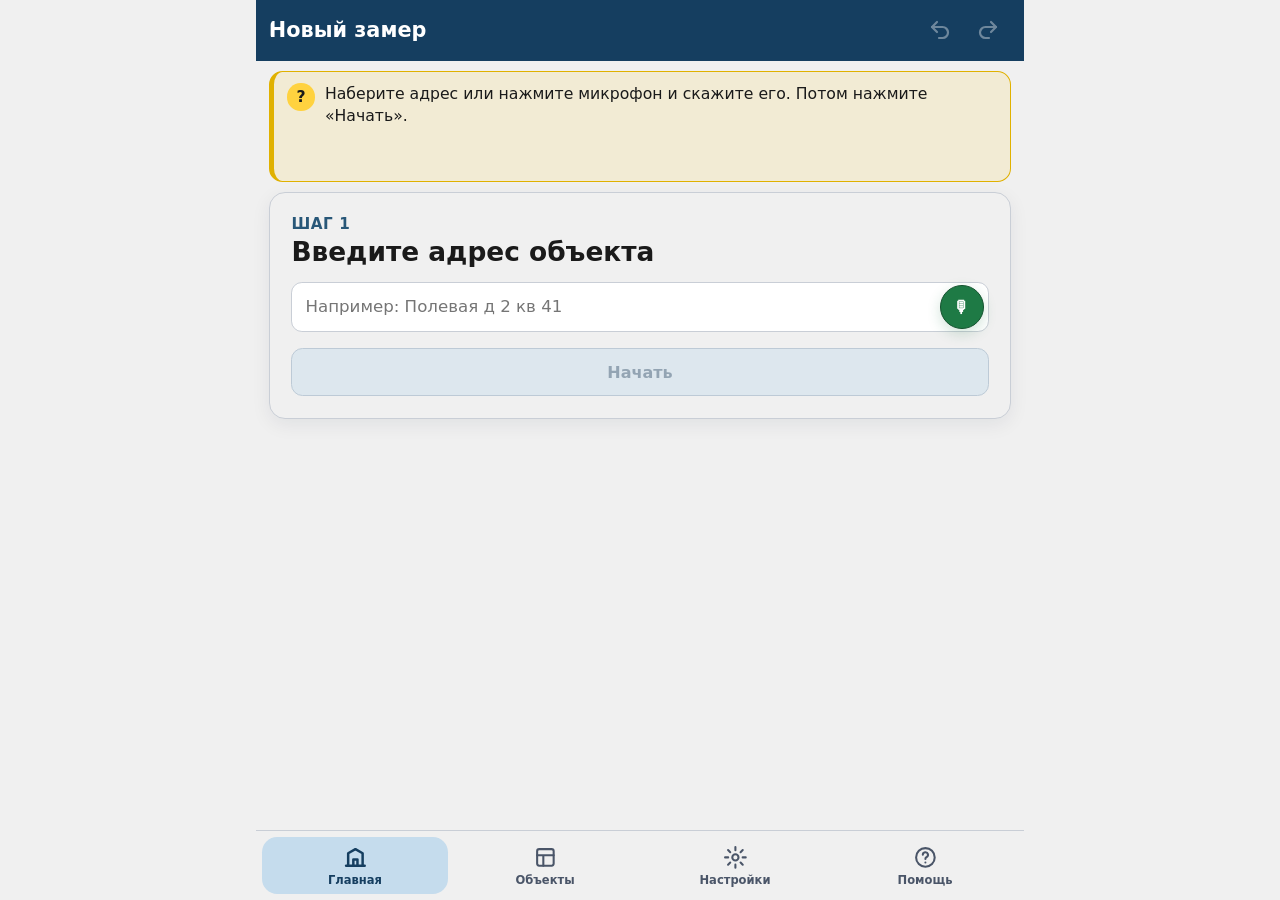
<file: index.html>
<!doctype html>
<html lang="ru">
<head>
  <meta charset="utf-8">
  <meta name="viewport" content="width=device-width, initial-scale=1, viewport-fit=cover">
  <meta id="themeColor" name="theme-color" content="#153e60">
  <meta name="mobile-web-app-capable" content="yes">
  <meta name="apple-mobile-web-app-capable" content="yes">
  <meta name="apple-mobile-web-app-status-bar-style" content="black-translucent">
  <meta name="apple-mobile-web-app-title" content="Абрис">
  <link rel="apple-touch-icon" href="./apple-touch-icon.png">
  <meta name="description" content="Локальный полевой замер помещений для Опись-Учётки">
  <link rel="manifest" href="./manifest.webmanifest">
  <link rel="icon" href="./icon-192.png" type="image/png" sizes="192x192">
  <link rel="stylesheet" href="./styles.css">
  <title>Полевой абрис</title>
</head>
<body>
  <main class="shell">
    <header class="topbar">
      <div class="brand">
        <h1><button id="headerTitle" class="header-address" type="button" aria-label="Изменить адрес">Новый замер</button></h1>
      </div>
      <div class="top-actions">
        <button id="undoButton" class="icon-button quiet" type="button" aria-label="Отменить последнее действие" title="Отменить" disabled><svg viewBox="0 0 24 24" width="24" height="24" fill="none" stroke="currentColor" stroke-width="2.2" stroke-linecap="round" stroke-linejoin="round" aria-hidden="true"><path d="M9 14 4 9l5-5"/><path d="M4 9h10.5a5.5 5.5 0 0 1 0 11H11"/></svg></button>
        <button id="redoButton" class="icon-button quiet" type="button" aria-label="Вернуть отменённое действие" title="Вернуть" disabled><svg viewBox="0 0 24 24" width="24" height="24" fill="none" stroke="currentColor" stroke-width="2.2" stroke-linecap="round" stroke-linejoin="round" aria-hidden="true"><path d="m15 14 5-5-5-5"/><path d="M20 9H9.5a5.5 5.5 0 0 0 0 11H13"/></svg></button>
        <button id="themeToggle" class="icon-button quiet" type="button" aria-label="Переключить тему" title="Переключить тему">☾</button>
      </div>
    </header>
    <button id="installButton" class="quiet" hidden>Установить приложение</button>

    <p id="saveStatus" class="save-status" role="status" hidden></p>
    <div class="toasts">
    <p id="errorMessage" class="message error" role="alert" hidden></p>
    <p id="undoToast" class="message notice undo-toast" role="status" hidden></p>
    <div id="voiceStatus" class="voice-status" role="status" hidden>
      <span class="voice-orb" aria-hidden="true">●</span>
      <span class="voice-copy">
        <strong id="voiceStatusText">Микрофон работает</strong>
        <span><span id="voiceTarget">Говорите размер</span><span class="voice-levels" aria-hidden="true"><i></i><i></i><i></i></span></span>
      </span>
      <button id="voiceStopButton" class="voice-stop quiet" type="button">Остановить</button>
    </div>
    </div>

    <aside id="hintCard" class="hint-card" role="note" aria-live="polite" hidden>
      <span class="hint-badge" aria-hidden="true">?</span>
      <p id="hintText"></p>
    </aside>

    <section id="startScreen" class="card screen" data-mode="new" hidden>
      <div id="newObjectBlock">
        <p class="step-label">Шаг 1</p>
        <h2>Введите адрес объекта</h2>
        <div class="address-field">
          <input id="address" autocomplete="street-address" maxlength="1000"
                 placeholder="Например: Полевая д 2 кв 41" aria-label="Адрес объекта">
        </div>
        <button id="rememberAddressButton" class="secondary wide" type="button" hidden>Запомнить исправление</button>
        <button id="startButton" class="primary" disabled>Начать</button>
        <button id="addressNewButton" class="quiet wide" type="button" hidden>Другой адрес — новый замер</button>
      </div>

      <div id="catalogBlock" class="catalog-block">
        <div class="catalog-heading">
          <h3>Сохранённые объекты</h3>
          <span id="surveyCount" class="counter">0</span>
        </div>
        <p id="surveyEmpty" class="hint">Здесь появятся замеры, как только вы их сделаете.</p>
        <div id="surveyList" class="survey-list"></div>
        <button id="shareTodayButton" class="secondary wide" disabled>
          Поделиться сегодняшними замерами (ZIP)
        </button>
        <button id="newSurveyButton" class="primary wide" type="button">Новый замер</button>
      </div>
    </section>

    <section id="roomScreen" class="card screen plan-screen" hidden>
      <div class="canvas-data-inputs">
        <label for="roomName">Название комнаты</label>
        <input id="roomName" value="Прихожая" maxlength="120">
        <label for="firstLength">Размер горизонтальной стены</label>
        <input id="firstLength" inputmode="decimal" placeholder="3,00">
        <label for="secondLength">Размер вертикальной стены</label>
        <input id="secondLength" inputmode="decimal" placeholder="2,40">
        <label for="wallThickness">Толщина стены</label>
        <input id="wallThickness" inputmode="decimal" placeholder="0,10">
        <label for="doorAnchor">Расстояние от двери до стены</label>
        <input id="doorAnchor" inputmode="decimal" placeholder="0,50">
      </div>

      <figure class="preview plan-stage" data-mic-host>
        <canvas id="roomCanvas" width="720" height="560"
                aria-label="План комнаты. Нажмите на стену для голосового ввода или на число для ручного ввода"></canvas>
        <button id="thicknessChip" class="thickness-chip" type="button" hidden>Толщина ?</button>
        <figcaption id="roomTip" class="plan-tip">Коснитесь стены и назовите размер</figcaption>
      </figure>

    </section>
    <section id="openingsScreen" class="card screen plan-screen" hidden>
      <div class="plan-toolbar">
        <!-- The room one is in, under the step (Codex walk 11.10.2026: after a few doors it was found only by the inset). -->
        <strong>Двери и окна<span id="openingsRoomName" class="toolbar-room"></span></strong>
        <button id="roomNoteButton" class="secondary compact room-note-trigger" type="button">🎙 Примечание</button>
      </div>

      <div class="canvas-data-inputs">
        <label for="openingWall">Стена</label>
        <select id="openingWall">
          <option value="0">Стена 1</option><option value="1">Стена 2</option>
          <option value="2">Стена 3</option><option value="3">Стена 4</option>
        </select>
        <label for="openingOffset">До ближайшего края от угла</label>
        <input id="openingOffset" inputmode="decimal" value="0">
        <label for="openingWidth">Ширина</label>
        <input id="openingWidth" inputmode="decimal" value="0,80">
      </div>

      <figure class="preview plan-stage opening-stage">
        <canvas id="openingOverviewCanvas" class="overview-inset" width="360" height="240" aria-label="Общий план, эта комната выделена" hidden></canvas>
        <canvas id="openingCanvas" width="720" height="560"
                aria-label="План комнаты. Нажмите на стену, чтобы поставить дверь или окно"></canvas>
        <figcaption class="plan-tip">Коснитесь числа — длина, подержите стену — толщина. Стена — проём, дверь — комната, внутри — санузел</figcaption>
      </figure>
      <label id="wallFixBar" class="wall-fix" hidden><span id="wallFixLabel"></span>
        <input id="wallFixInput" inputmode="decimal" autocomplete="off">
        <button id="wallFixDone" class="secondary" type="button">Готово</button></label>
      <button id="wallLengthPrompt" class="thickness-prompt" type="button" hidden>
        <span id="wallLengthText">Длина стены ?</span><span aria-hidden="true">🎙</span>
      </button>
      <div id="balconyActions" class="balcony-actions" hidden>
        <button id="balconyPrompt" class="thickness-prompt" type="button">
          <span id="balconyText">Балкон: сколько на сколько ?</span><span aria-hidden="true">🎙</span>
        </button>
        <input id="balconySize" type="text" autocomplete="off" placeholder="1 на 2"
               aria-label="Размер балкона, сколько на сколько" hidden>
        <button id="balconyRemoveButton" class="quiet compact" type="button" hidden>Убрать балкон</button>
      </div>

      <div class="type-tabs compact-tabs" role="group" aria-label="Тип проёма">
        <button type="button" data-kind="door" class="type"><span aria-hidden="true">▯</span>Дверь 0,80</button>
        <button type="button" data-kind="window" class="type"><span aria-hidden="true">═</span>Окно 1,15</button>
        <button type="button" data-kind="passage" class="type"><span aria-hidden="true">□</span>Проём</button>
        <button type="button" data-kind="balcony" class="type"><span aria-hidden="true">▤</span>Балкон</button>
      </div>

      <div id="openingEditPanel" hidden>
      <div class="opening-readout">
        <button id="openingOffsetButton" class="dimension-chip quiet" type="button">До угла <span id="openingCornerName"></span> <strong id="openingOffsetValue">0</strong> м</button>
        <button id="openingWidthButton" class="dimension-chip quiet" type="button">Ширина <strong id="openingWidthValue">0,80</strong> м</button>
      </div>
      <div id="widthPresets" class="presets" hidden aria-label="Быстрые размеры"></div>
      <p id="wallLockHint" class="message notice" hidden>Общая стена: проём появится в обеих комнатах.</p>
      <div class="opening-edit-actions">
        <button id="addOpeningButton" class="primary wide" type="button">Сохранить изменения</button>
        <button id="openingCancelEditButton" class="quiet wide" type="button">Отменить правку</button>
      </div>
      </div>
      <button id="openingThicknessPrompt" class="thickness-prompt" type="button" hidden>
        <span id="openingThicknessText">Укажите толщину стены</span><span aria-hidden="true">🎙</span>
      </button>
      <button id="wallThicknessPrompt" class="thickness-prompt" type="button" hidden>
        <span id="wallThicknessText">Толщина стены ?</span><span aria-hidden="true">🎙</span>
      </button>

      <div id="openingList" class="opening-list"></div>
      <button id="finishButton" class="primary wide" type="button">Закончить замер</button>
      <button id="removeRoomButton" class="danger wide remove-room" type="button" hidden>Удалить комнату</button>
    </section>
    <section id="interiorScreen" class="card screen plan-screen" hidden>
      <div class="plan-toolbar">
        <strong>Внутри помещения</strong>
      </div>

      <figure class="preview plan-stage interior-stage">
        <canvas id="interiorCanvas" width="720" height="560"
                aria-label="План комнаты с санузлами, кладовыми и колоннами"></canvas>
        <button id="interiorAskChip" class="thickness-chip" type="button" hidden></button>
        <figcaption class="plan-tip">Нажмите внутрь комнаты, где санузел, кладовка или колонна</figcaption>
      </figure>

      <div class="type-tabs compact-tabs interior-types" role="group" aria-label="Тип внутреннего объекта">
        <button type="button" data-interior-kind="bathroom" class="type">Санузел</button>
        <button type="button" data-interior-kind="storage" class="type">Кладовка</button>
        <button type="button" data-interior-kind="column" class="type">Колонна</button>
      </div>

      <!-- Values of the guided steps; the form itself is not shown (minimal buttons, Bolat 05.10.2026). -->
      <div class="interior-form canvas-data-inputs">
        <label for="interiorWall">Базовая стена
          <select id="interiorWall">
            <option value="0">Стена 1</option><option value="1">Стена 2</option>
            <option value="2">Стена 3</option><option value="3">Стена 4</option>
          </select>
        </label>
        <label for="interiorOffset">Вдоль стены, м<input id="interiorOffset" inputmode="decimal" value="0,50"></label>
        <label for="interiorInset">Внутрь комнаты, м<input id="interiorInset" inputmode="decimal" value="0,50"></label>
        <label for="interiorWidth">Ширина внутри, м<input id="interiorWidth" inputmode="decimal" value="1,20"></label>
        <label for="interiorDepth">Глубина внутри, м<input id="interiorDepth" inputmode="decimal" value="1,20"></label>
        <div id="storageFields" class="storage-fields">
          <label for="interiorName">Название<input id="interiorName" maxlength="120" value="Кладовка"></label>
          <label for="interiorPartition">Перегородка, м<input id="interiorPartition" inputmode="decimal" value="0,10"></label>
          <label for="interiorDoorWidth">Дверь, м<input id="interiorDoorWidth" inputmode="decimal" value="0,80"></label>
          <label for="interiorDoorWall">Сторона двери
            <select id="interiorDoorWall">
              <option value="0">Сторона 1</option><option value="1">Сторона 2</option>
              <option value="2" selected>Сторона 3</option><option value="3">Сторона 4</option>
            </select>
          </label>
        </div>
      </div>
      <div class="interior-edit-actions" hidden>
        <button id="addInteriorButton" class="primary wide" type="button" hidden>Добавить на план</button>
        <button id="interiorCancelEditButton" class="quiet wide" type="button" hidden>Отменить правку</button>
      </div>
      <div id="interiorList" class="opening-list"></div>
      <button id="interiorDoneButton" class="secondary wide" type="button" hidden>Готово</button>
    </section>
    <section id="adjacentScreen" class="card screen plan-screen" hidden>
      <div class="plan-toolbar">
        <strong>Следующая комната<span id="adjacentFrom" class="toolbar-room"></span></strong>
        <!-- A balcony is not measured as a room (Bolat, 08.10.2026): its size is said and it is drawn by its symbol. -->
        <button id="adjacentBalconyButton" class="secondary compact toolbar-end" type="button">Балкон</button>
      </div>

      <div class="canvas-data-inputs">
        <label for="adjacentName">Название</label>
        <input id="adjacentName" maxlength="120" value="Комната">
        <label for="adjacentFirstLength">Стена с дверью</label>
        <input id="adjacentFirstLength" inputmode="decimal">

        <label for="adjacentAnchorCorner">Ближайший угол</label>
        <select id="adjacentAnchorCorner"><option value="start">Первый угол</option><option value="end">Второй угол</option></select>
        <label for="adjacentAnchorOffset">От угла до двери</label>
        <input id="adjacentAnchorOffset" inputmode="decimal">
      </div>
      <div class="adjacent-size-entry">
        <label for="adjacentSecondLength">Размер комнаты: стена с дверью × следующая стена, м</label>
        <input id="adjacentSecondLength" inputmode="text" placeholder="Например, 4,5 на 4" autocomplete="off">
      </div>

      <figure id="adjacentPreview" class="preview plan-stage adjacent-stage">
        <canvas id="adjacentOverviewCanvas" class="overview-inset" width="360" height="240" aria-label="Общий план с новой комнатой"></canvas>
        <canvas id="adjacentCanvas" width="720" height="560"
                aria-label="Новая комната с дверью. Нажмите стену для замера или число для исправления"></canvas>
        <figcaption class="plan-tip"><span id="adjacentBindingHint" hidden>Стена с дверью другой длины — привяжите дверь к углу ниже.</span></figcaption>
      </figure>

      <p id="adjacentStatus" class="message notice" hidden></p>
      <!-- No "Комната не прямоугольная" and no "Готово — войти" (Bolat, 05.10.2026): the shape screen opens when
           the opposite wall is named different, and the room is created as soon as it is measured. -->
      <button id="adjacentShapeButton" class="quiet wide" type="button" hidden>Комната не прямоугольная</button>
      <p id="adjacentShapeNote" class="hint" hidden></p>
      <div id="adjacentAnchorPanel" class="anchor-panel" hidden>
        <p id="adjacentAnchorLead" class="lead"></p>
        <div class="opening-readout">
          <button id="adjacentAnchorCornerButton" class="dimension-chip quiet" type="button">Ближайший: <strong id="adjacentAnchorCornerValue">первый угол</strong></button>
          <button id="adjacentAnchorOffsetButton" class="dimension-chip quiet" type="button">До двери <strong id="adjacentAnchorOffsetValue">—</strong> м</button>
        </div>
      </div>
      <button id="createAdjacentButton" class="primary wide" type="button" hidden>Готово — войти в комнату</button>
    </section>
    <section id="shapeScreen" class="card screen plan-screen" hidden>
      <div class="plan-toolbar">
        <strong>Форма комнаты</strong>
      </div>
      <p class="lead shape-lead">Идите по комнате и вводите длины стен по порядку. Для каждого угла выберите:
        90° обычный, 270° если угол выступает внутрь комнаты, или другой. Две последние стены можно
        не вводить — программа вычислит их. Если форма на экране зеркальная, нажмите «Отразить».</p>

      <div class="shape-count" role="group" aria-label="Число стен">
        <span>Стен</span>
        <button id="shapeFewerButton" class="secondary compact" type="button" aria-label="Меньше стен">−</button>
        <strong id="shapeCount">4</strong>
        <button id="shapeMoreButton" class="secondary compact" type="button" aria-label="Больше стен">+</button>
        <button id="shapeMirrorButton" class="secondary compact" type="button">Отразить</button>
      </div>

      <figure class="preview plan-stage shape-stage">
        <canvas id="shapeCanvas" width="720" height="560"
                aria-label="Форма комнаты по размерам. Нажмите на стену, чтобы ввести размер"></canvas>
        <figcaption id="shapeCaption" class="plan-tip">Коснитесь стены и назовите размер</figcaption>
      </figure>

      <div id="shapeFields" class="shape-fields"></div>
      <p id="shapeStatus" class="message notice" aria-live="polite"></p>
      <button id="shapeDoneButton" class="primary wide" type="button" disabled>Форма совпадает с комнатой — продолжить</button>
      <button id="shapeResetButton" class="quiet wide" type="button" hidden>Сделать комнату прямоугольной</button>
    </section>
    <section id="doneScreen" class="card screen plan-screen" hidden>
      <span id="summaryAddress" hidden></span>
      <figure class="preview plan-stage final-plan-stage">
        <canvas id="planCanvas" width="720" height="620"
                aria-label="Общий план с длинами стен, номерами и площадями комнат. Коснитесь комнаты, чтобы изменить её"></canvas>
        <figcaption class="plan-tip">На плане: длины стен в метрах, номер и площадь комнаты в м². Разведите пальцы для увеличения. Увеличенный план двигайте одним пальцем</figcaption>
      </figure>

      <p id="summaryHeight" class="summary-height" hidden></p>
      <section id="validationPanel" class="validation-panel" aria-live="polite">
        <strong id="validationTitle"></strong>
        <ul id="validationList"></ul>
      </section>
      <div id="roomSummary" hidden></div>

      <section id="summaryNotes" class="summary-notes" aria-label="Голосовые примечания к комнатам">
        <strong>Голосовые примечания</strong>
        <p id="summaryNotesText"></p>
        <div id="summaryNotesRooms"></div>
      </section>
      <button id="shareButton" class="primary wide">Передать в настольное приложение</button>
      <div class="final-actions">
      </div>
      <button id="editButton" hidden type="button">Изменить размеры первой комнаты</button>
      <button id="newButton" class="secondary wide">Новый замер</button>
    </section>
    <dialog id="balconySideDialog" class="balcony-side-dialog">
      <div class="dialog-body">
        <h2>Выберите условный знак балконного блока</h2>
        <p class="hint">Вид из комнаты в сторону балкона. Ширину остекления сейчас не измеряем.</p>
        <button type="button" data-balcony-side="left" class="secondary wide balcony-side-choice" aria-label="Балконный блок: дверь слева" title="Дверь слева">
          <svg viewBox="0 0 240 80" aria-hidden="true" focusable="false">
            <path class="symbol-wall" d="M8 20H35M8 60H35M205 20H232M205 60H232M35 14V66M205 14V66"/>
            <path class="symbol-frame" d="M35 24H94M35 56H94M94 20V60M94 24H205M94 56H205"/>
            <path class="symbol-door" d="M40 26H89V54H40ZM40 40H89"/>
            <path class="symbol-glass" d="M95 28H204M95 40H204M95 52H204"/>
          </svg>
        </button>
        <button type="button" data-balcony-side="right" class="secondary wide balcony-side-choice" aria-label="Балконный блок: дверь справа" title="Дверь справа">
          <svg class="balcony-side-mirror" viewBox="0 0 240 80" aria-hidden="true" focusable="false">
            <path class="symbol-wall" d="M8 20H35M8 60H35M205 20H232M205 60H232M35 14V66M205 14V66"/>
            <path class="symbol-frame" d="M35 24H94M35 56H94M94 20V60M94 24H205M94 56H205"/>
            <path class="symbol-door" d="M40 26H89V54H40ZM40 40H89"/>
            <path class="symbol-glass" d="M95 28H204M95 40H204M95 52H204"/>
          </svg>
        </button>
        <button id="balconySideCancel" type="button" class="quiet wide">Отмена</button>
      </div>
    </dialog>
    <dialog id="roomNoteDialog" class="room-note-dialog">
      <div class="dialog-body">
        <div class="dialog-head"><h2 id="roomNoteTitle">Примечание к комнате</h2>
          <button id="roomNoteClose" class="quiet dialog-close" type="button" aria-label="Закрыть">×</button></div>
        <p class="hint">Скажите, что уточнить на настольном плане: например, «вентканал вдоль стены B–C». Запись сохранится с этой комнатой.</p>
        <button id="roomNoteRecord" class="primary wide" type="button">🎙 Записать примечание</button>
        <button id="roomNoteCancel" class="quiet wide" type="button" hidden>Отменить запись</button>
        <p id="roomNoteStatus" class="hint" role="status"></p>
        <div id="roomNoteList" class="room-note-list"></div>
      </div>
    </dialog>
    <button id="contextMicButton" class="context-mic" type="button" aria-label="Включить микрофон" title="Включить микрофон">🎙</button>

    <section id="settingsScreen" class="card screen" hidden>
      <h2>Настройки</h2>
      <div class="setting-row"><span>Тёмная тема</span><input id="darkThemeSetting" type="checkbox" aria-label="Тёмная тема"></div>
      <div class="setting-row"><span>Показывать кнопку темы вверху</span><input id="showThemeControl" type="checkbox"></div>
      <div class="setting-row"><span>Подсказки на каждом шаге</span><input id="hintsSetting" type="checkbox" aria-label="Подсказки на каждом шаге"></div>
      <div class="setting-row"><span>Зелёный микрофон: держать, пока говорю (отпустил — записано). Выключено: коснулся — говорите, пауза — записано</span><input id="micHoldSetting" type="checkbox" aria-label="Зелёный микрофон: держать, пока говорю"></div>
    </section>

    <section id="helpScreen" class="card screen" hidden>
      <h2>Помощь</h2>
      <div class="help-text">
        <h3>Как мерить</h3>
        <p>Работайте как на листе: зашли в комнату — обмерили — пошли в следующую. Вход всегда снизу.
          Нажмите на мигающую стену и скажите её длину. Нажмите на стену, где дверь или окно, выберите
          «Дверь», «Окно», «Проём» или «Балкон», нажмите на мигающий кусок стены у угла и скажите
          расстояние от угла. Красная кнопка с вопросом — то, что программа ждёт сейчас: нажмите её и
          скажите число.</p>
        <h3>Сказать всё фразой</h3>
        <p>Вместо стены нажмите зелёный микрофон вверху и скажите подряд, что видите: «стена пять метров, на ней
          дверь метр семьдесят от правого края, правая стенка метр семьдесят, напротив дверь два метра от правого
          края». Стены называют стоя у двери: справа, слева, напротив; край стены — повернувшись к ней лицом.
          «Вхожу в правую дверь» — переход в комнату за ней, «вправо от двери полтора метра» — где в ней дверь.
          Закончили — «Остановить». Программа нарисует, что поняла, и напишет «Понял: …». Чего не хватает, спросит:
          «?» на рисунке — коснитесь и скажите. Не так — стрелка ↶. Касание стены и одно число работают как раньше.</p>
        <h3>Толщина стен</h3>
        <p>Толщину нужно знать у каждой стены. Стена светится фиолетовым, внизу красная кнопка «Толщина стены B–C ?»
          — нажмите и назовите в сантиметрах («сорок»). Названная толщина сама переходит на стены других комнат на
          той же прямой (фасад, стена подъезда) и на стену соседней комнаты за перегородкой. В доме (в адресе нет
          «кв», «/», «ч») толщина у входа идёт всем наружным стенам; стена с соседом другая — подержите её палец, пока не выскочит «Толщина».
          Красное — длина, фиолетовое — толщина.</p>
        <h3>Ошиблись в цифре — коснитесь её</h3>
        <p>Все цифры стоят на рисунке: длины стен снаружи, расстояния от угла до дверей и окон — внутри,
          в рамке. Коснитесь неверной цифры и скажите её заново — план перестроится сам. Толщину стены у
          двери или окна исправляют в списке под рисунком: коснитесь «стена 0,14 м».</p>
        <p>Комната не прямоугольная (5–6 стен, скошенный угол) — коснитесь стены напротив уже названной и назовите её
          длину. Если она другая, откроется форма комнаты: стены по очереди и углы.</p>
        <p>У комнаты непрямоугольной формы у букв углов написаны градусы (прямой угол не пишется).
          Угол неверный — коснитесь его буквы и скажите угол заново, например «сто тридцать пять».
          Двери, окна и комнаты за ними остаются на месте. Угол A считается сам из остальных.</p>
        <h3>Отменить — стрелка вверху</h3>
        <p>Стрелка <b>↶</b> возвращает ровно одно действие: выбор стены, вопрос, замер или переход.
          Если число уже записано, тот же вопрос на той же стене откроется снова. Если микрофон ещё ждёт ответ,
          стрелка закроет его и оставит выбранную стену. <b>↷</b> повторяет отменённое.
          История сохраняется в этом объекте и после закрытия приложения.</p>
        <h3>Толщина каждой стены</h3>
        <p>На рисунке комнаты внутри каждой стены есть число «т» — её толщина в метрах. Короткое касание стены или
          числа — это её длина. Толщину меняют долгим нажатием: держите палец на стене или на «т», пока не выскочит
          «Толщина», отпустите и назовите свою толщину, даже если длина этой стены подставлена от противоположной. Полная общая стена меняется в обеих комнатах.
          Если число не исправлять, действует показанная толщина по умолчанию.</p>
        <h3>Другая комната</h3>
        <p>Маленький план в углу рисунка — вся квартира. Коснитесь на нём комнаты — откроется она.
          Коснитесь двери на рисунке или кнопки «Войти» под ним — пройдёте в комнату за ней;
          если там ещё не мерили, начнётся её замер. Для маленькой комнаты разведите два пальца
          на плане, затем сдвигайте увеличенный план одним пальцем. Сведите пальцы, чтобы уменьшить.
          На уже общей стене можно поставить «Проём»: он появится в обеих комнатах и поведёт
          в уже обмеренную комнату.</p>
        <h3>Санузел, кладовка, колонна</h3>
        <p>Коснитесь внутри комнаты, где они стоят, и ответьте на вопросы. Когда всё названо, программа
          вернётся к дверям и окнам. Коснулись внутри по ошибке — коснитесь снаружи комнаты.</p>
        <h3>Примечание</h3>
        <p>То, что не выразить размерами — вентканал, стояк, — наговорите кнопкой «🎙 Примечание» у
          комнаты. Запись уйдёт вместе с замером, на компьютере её прослушают.</p>
        <h3>Удалить</h3>
        <p>Дверь или окно — кнопка «Удалить» в их строке под рисунком. Комнату — кнопка
          «Удалить комнату» в самом низу. Удалили не то — стрелка ↶.</p>
        <h3>В конце</h3>
        <p>Нажмите «Закончить замер». Если программе что-то непонятно, места будут отмечены номерами —
          нажмите на замечание, и откроется место, где его исправить.</p>
        <p class="hint">Всё сохраняется на телефоне само, после каждого действия.</p>
      </div>
    </section>

    <button id="issuesReturnButton" class="issues-return" type="button" hidden>← К замечаниям</button>
    <nav class="bottom-nav" aria-label="Основная навигация">
      <button id="measureNavButton" class="nav-button active" type="button"><svg viewBox="0 0 24 24" fill="none" stroke="currentColor" stroke-width="2" stroke-linecap="round" stroke-linejoin="round" aria-hidden="true"><path d="M3 20h18"/><path d="M5 20V8l7-4 7 4v12"/><path d="M10 20v-6h4v6"/></svg><span>Главная</span></button>
      <button id="objectsNavButton" class="nav-button" type="button"><svg viewBox="0 0 24 24" fill="none" stroke="currentColor" stroke-width="2" stroke-linecap="round" stroke-linejoin="round" aria-hidden="true"><rect x="4" y="4" width="16" height="16" rx="2"/><path d="M4 10h16M10 10v10"/></svg><span>Объекты</span></button>
      <button id="settingsNavButton" class="nav-button" type="button"><svg viewBox="0 0 24 24" fill="none" stroke="currentColor" stroke-width="2" stroke-linecap="round" stroke-linejoin="round" aria-hidden="true"><circle cx="12" cy="12" r="3"/><path d="M12 2v3M12 19v3M2 12h3M19 12h3M4.9 4.9l2.1 2.1M17 17l2.1 2.1M4.9 19.1 7 17M17 7l2.1-2.1"/></svg><span>Настройки</span></button>
      <button id="helpNavButton" class="nav-button" type="button"><svg viewBox="0 0 24 24" fill="none" stroke="currentColor" stroke-width="2" stroke-linecap="round" stroke-linejoin="round" aria-hidden="true"><circle cx="12" cy="12" r="9"/><path d="M9.5 9.5a2.5 2.5 0 1 1 3.5 2.3c-.7.4-1 .9-1 1.7"/><path d="M12 17h.01"/></svg><span>Помощь</span></button>
    </nav>
  </main>

  <script type="module" src="./src/app.js"></script>
</body>
</html>
</file>
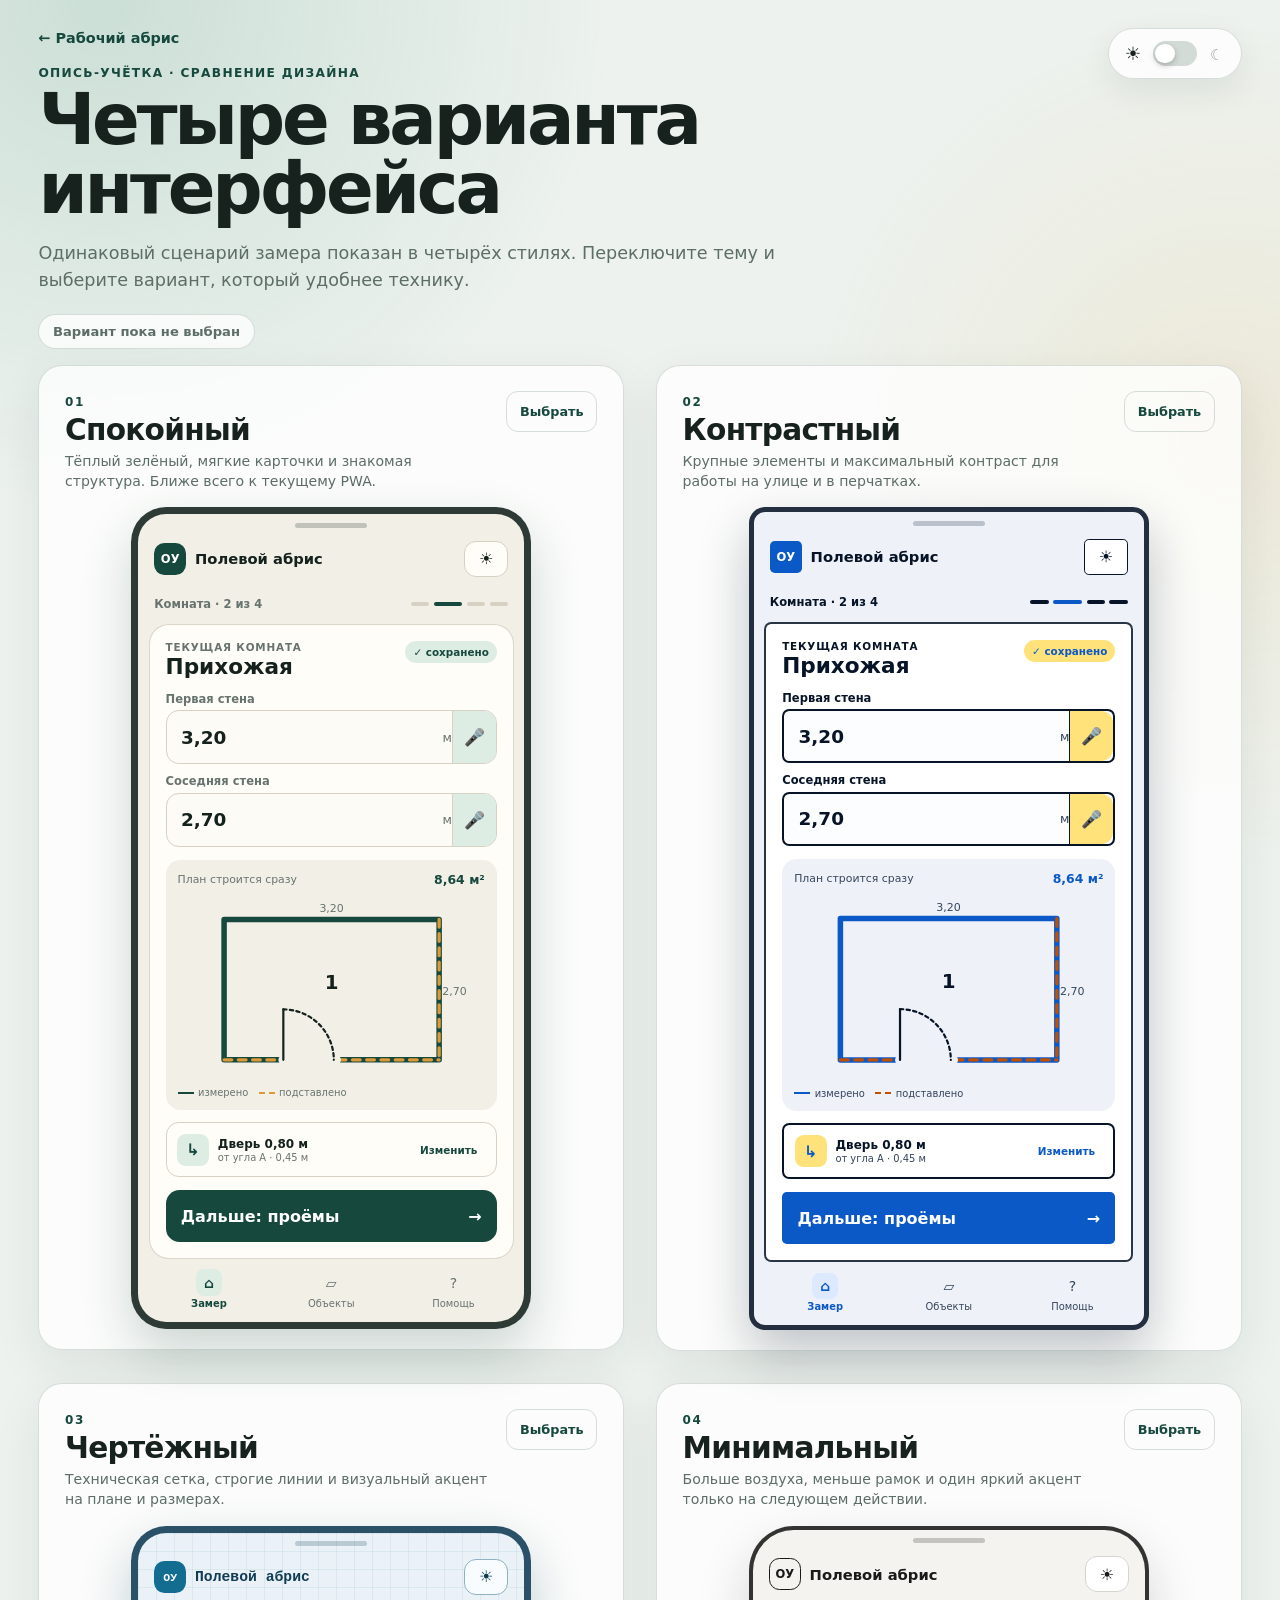
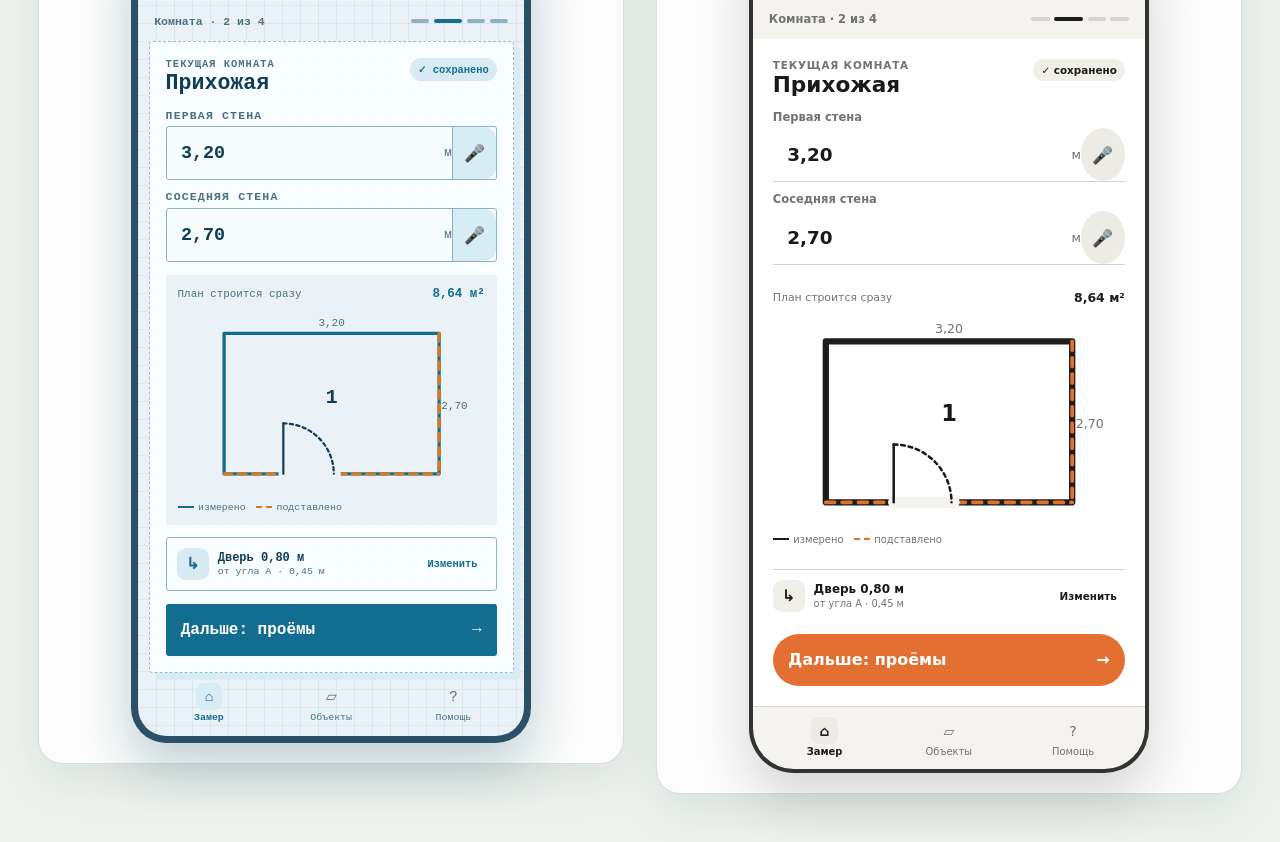
<file: designs.html>
<!doctype html>
<html lang="ru" data-theme="light">
<head>
  <meta charset="utf-8">
  <meta name="viewport" content="width=device-width, initial-scale=1, viewport-fit=cover">
  <meta id="themeColor" name="theme-color" content="#edf2ee">
  <meta name="description" content="Четыре варианта мобильного интерфейса полевого абриса">
  <link rel="icon" href="./icon.svg" type="image/svg+xml">
  <link rel="stylesheet" href="./designs.css">
  <title>Варианты интерфейса — Полевой абрис</title>
</head>
<body>
  <main class="concept-shell">
    <header class="concept-header">
      <div>
        <a class="back-link" href="./">← Рабочий абрис</a>
        <p class="overline">Опись-Учётка · сравнение дизайна</p>
        <h1>Четыре варианта интерфейса</h1>
        <p class="intro">Одинаковый сценарий замера показан в четырёх стилях. Переключите тему и выберите вариант, который удобнее технику.</p>
      </div>
      <button id="themeToggle" class="theme-toggle" type="button" aria-label="Включить тёмную тему">
        <span class="theme-icon sun" aria-hidden="true">☀</span>
        <span class="theme-track" aria-hidden="true"><i></i></span>
        <span class="theme-icon moon" aria-hidden="true">☾</span>
      </button>
    </header>

    <p id="choiceStatus" class="choice-status" role="status">Вариант пока не выбран</p>
    <section id="designGallery" class="design-gallery" aria-label="Варианты интерфейса"></section>
  </main>

  <template id="sampleTemplate">
    <article class="sample-card">
      <header class="sample-heading">
        <div>
          <span class="sample-number"></span>
          <h2 class="sample-title"></h2>
          <p class="sample-description"></p>
        </div>
        <button class="choose-button" type="button">Выбрать</button>
      </header>

      <div class="phone-frame">
        <div class="phone-speaker" aria-hidden="true"></div>
        <div class="app-bar">
          <div>
            <span class="app-mark">ОУ</span>
            <strong>Полевой абрис</strong>
          </div>
          <button class="phone-theme-toggle" type="button" aria-label="Включить тёмную тему">
            <span class="phone-sun" aria-hidden="true">☀</span>
            <span class="phone-moon" aria-hidden="true">☾</span>
          </button>
        </div>

        <div class="progress-row" aria-label="Шаг 2 из 4">
          <span class="progress-copy">Комната · 2 из 4</span>
          <span class="progress-dots" aria-hidden="true"><i></i><i class="active"></i><i></i><i></i></span>
        </div>

        <section class="work-panel">
          <div class="room-heading">
            <div>
              <span class="room-kicker">Текущая комната</span>
              <h3>Прихожая</h3>
            </div>
            <span class="saved-badge">✓ сохранено</span>
          </div>

          <div class="field-shell">
            <label>Первая стена</label>
            <div class="measure-control">
              <strong>3,20</strong><span>м</span>
              <button type="button" aria-label="Продиктовать первую стену">🎤</button>
            </div>
          </div>

          <div class="field-shell">
            <label>Соседняя стена</label>
            <div class="measure-control">
              <strong>2,70</strong><span>м</span>
              <button type="button" aria-label="Продиктовать соседнюю стену">🎤</button>
            </div>
          </div>

          <div class="plan-card">
            <div class="plan-caption">
              <span>План строится сразу</span>
              <b>8,64 м²</b>
            </div>
            <svg class="mini-plan" viewBox="0 0 280 178" role="img" aria-label="Прямоугольная прихожая с дверью">
              <path class="wall-line" d="M42 25H238V153H42V25"/>
              <path class="inferred-line" d="M42 153H238M238 25V153"/>
              <path class="door-gap" d="M96 153h48"/>
              <path class="door-leaf" d="M96 153v-46"/>
              <path class="door-arc" d="M96 107a46 46 0 0 1 46 46"/>
              <text x="140" y="18">3,20</text>
              <text x="252" y="94">2,70</text>
              <text class="room-label" x="140" y="88">1</text>
            </svg>
            <div class="legend"><span><i></i>измерено</span><span><i class="dash"></i>подставлено</span></div>
          </div>

          <div class="opening-row">
            <span class="opening-icon" aria-hidden="true">↳</span>
            <div><b>Дверь 0,80 м</b><small>от угла A · 0,45 м</small></div>
            <button type="button" aria-label="Изменить дверь">Изменить</button>
          </div>

          <button class="next-button" type="button">Дальше: проёмы <span aria-hidden="true">→</span></button>
        </section>

        <nav class="bottom-nav" aria-label="Разделы">
          <span class="active"><i>⌂</i>Замер</span>
          <span><i>▱</i>Объекты</span>
          <span><i>?</i>Помощь</span>
        </nav>
      </div>
    </article>
  </template>

  <script type="module" src="./designs.js"></script>
</body>
</html>
</file>
<file: styles.css>
:root {
  color-scheme: light;
  font-family: "Segoe UI", Inter, ui-sans-serif, system-ui, -apple-system, BlinkMacSystemFont, sans-serif;
  --bg: #f0f0f0;
  --header: #153e60;
  --unmeasured: #8a93a3;
  --header-text: #ffffff;
  --surface: #f0f0f0;
  --field: #ffffff;
  --text: #1a1a1a;
  --muted: #4a5568;
  --border: #c9ced6;
  --select-bg: #cfe0f5;
  --select-fg: #10233a;
  --danger: #8b1e1e;
  --danger-bg: #fbdedb;
  --danger-border: #d9aca5;
  --measured: #2f8a45;
  /* The wall whose thickness is asked: violet, apart from the red of a length being asked (Bolat, 10.10.2026). */
  --thickness-ask: #6c4bb4;
  --busy: #1e7a45;
  --busy-bg: #e7f3eb;
  --button: #285778;
  --button-bg: #e5edf5;
  --button-hover: #d3e3f1;
  --button-pressed: #bdd3e6;
  --button-border: #aebecb;
  --nav-selected: #c5dced;
  --nav-text: #153e60;
  --nav-border: #7898b4;
  --moon: #6f7787;
  --canvas-grid: rgba(74, 85, 104, 0.08);
  background: var(--bg);
  color: var(--text);
}
:root[data-theme="dark"] {
  color-scheme: dark;
  --bg: #1f2228;
  --header: #15181d;
  --unmeasured: #a1a9b6;
  --header-text: #e8ecf3;
  --surface: #272b33;
  --field: #2c313a;
  --text: #dfe3ea;
  --muted: #98a1b0;
  --border: #3a4049;
  --select-bg: #3c5a7a;
  --select-fg: #f2f5f9;
  --danger: #f0a99f;
  --danger-bg: #452c29;
  --danger-border: #c0453c;
  --measured: #5cc27a;
  --thickness-ask: #8b5cf6;
  --busy: #7fc79a;
  --busy-bg: #263b30;
  --button: #a9c7e4;
  --button-bg: #2c3a49;
  --button-hover: #384b60;
  --button-pressed: #243444;
  --button-border: #526171;
  --nav-selected: #385775;
  --nav-text: #f0f5fc;
  --nav-border: #7596b6;
  --moon: #8b93a3;
  --canvas-grid: rgba(223, 227, 234, 0.06);
}
* { box-sizing: border-box; }
html { min-height: 100%; background: var(--bg); }
body {
  margin: 0;
  min-height: 100vh;
  background: var(--bg);
  color: var(--text);
}
button, input, select { font: inherit; }
button {
  min-height: 3rem;
  border: 1px solid var(--button-border);
  border-radius: 0.72rem;
  padding: 0.68rem 0.9rem;
  color: var(--button);
  background: var(--button-bg);
  font-weight: 700;
  cursor: pointer;
  touch-action: manipulation;
}
button:hover:not(:disabled) { background: var(--button-hover); }
button:active:not(:disabled) { background: var(--button-pressed); }
button:disabled { opacity: 0.42; cursor: not-allowed; }
.shell {
  width: min(100%, 48rem);
  min-height: 100vh;
  margin: 0 auto;
  padding: 0 0.8rem calc(5.4rem + env(safe-area-inset-bottom));
}
.topbar {
  position: sticky;
  z-index: 20;
  top: 0;
  display: flex;
  align-items: center;
  justify-content: space-between;
  gap: 0.75rem;
  margin: 0 -0.8rem 0.65rem;
  padding: calc(env(safe-area-inset-top) + 0.45rem) 0.8rem 0.45rem;
  color: var(--header-text);
  background: var(--header);
}
.brand { display: flex; align-items: center; min-width: 0; gap: 0.65rem; }
.brand h1 { overflow: hidden; margin: 0; font-size: clamp(1.05rem, 4.6vw, 1.3rem); text-overflow: ellipsis; white-space: nowrap; }
.top-actions { display: flex; flex: 0 0 auto; gap: 0.1rem; }
.topbar .icon-button { width: 2.9rem; min-height: 2.9rem; border: 0; border-radius: 50%; color: var(--header-text); background: transparent; }
.topbar .icon-button:hover:not(:disabled), .topbar .icon-button:active:not(:disabled) { background: rgba(255, 255, 255, 0.16); }
.topbar .icon-button:disabled { opacity: 0.38; }
.icon-button { display: grid; width: 2.75rem; min-height: 2.75rem; padding: 0; place-items: center; font-size: 1.25rem; }
#installButton { width: 100%; min-height: 2.7rem; margin-bottom: 0.6rem; }
h1, h2, h3, p { margin-top: 0; }
h2 { margin-bottom: 0.7rem; font-size: clamp(1.25rem, 5vw, 1.65rem); }
.eyebrow, .step { margin-bottom: 0.2rem; color: var(--button); font-size: 0.76rem; font-weight: 800; letter-spacing: 0.08em; text-transform: uppercase; }
.design-link { display: none; }
.card {
  background: var(--surface);
  border: 1px solid var(--border);
  border-radius: 1rem;
  padding: clamp(0.85rem, 3.5vw, 1.35rem);
  box-shadow: 0 0.35rem 1.2rem rgba(16, 35, 58, 0.07);
}
label { display: grid; gap: 0.36rem; margin-top: 0.9rem; color: var(--text); font-size: 0.88rem; font-weight: 650; }
input, select {
  width: 100%;
  min-height: 3.15rem;
  border: 1px solid var(--border);
  border-radius: 0.68rem;
  padding: 0.7rem 0.82rem;
  background: var(--field);
  color: var(--text);
  font-size: 1.04rem;
}
input:focus, select:focus { outline: 3px solid color-mix(in srgb, var(--nav-border) 24%, transparent); border-color: var(--nav-border); }
.primary { width: 100%; margin-top: 1rem; color: var(--nav-text); background: var(--nav-selected); border-color: var(--nav-border); }
.secondary { width: 100%; margin-top: 0.85rem; }
.quiet { color: var(--button); background: transparent; border-color: var(--button-border); }
.danger { color: var(--danger); background: transparent; border-color: var(--danger-border); }
.wide { width: 100%; margin-top: 0.6rem; }
.hint, .lead, .save-status { color: var(--muted); line-height: 1.42; }
.hint { margin: 0.6rem 0 0; font-size: 0.86rem; }
.lead { margin-bottom: 0.85rem; }
.save-status { min-height: 1.2rem; margin: 0 0 0.5rem; font-size: 0.78rem; }
.message { padding: 0.72rem 0.85rem; border-radius: 0.7rem; margin-bottom: 0.65rem; }
.error { color: var(--danger); background: var(--danger-bg); border: 1px solid var(--danger-border); }
.notice { color: var(--busy); background: var(--busy-bg); border: 1px solid color-mix(in srgb, var(--busy) 45%, var(--border)); }
.measure-grid { display: grid; grid-template-columns: 1fr 1fr; gap: 0.7rem; }
.preview { position: relative; margin: 0.9rem 0 0; padding: 0.45rem; background: var(--field); border: 1px solid var(--border); border-radius: 0.85rem; overflow: hidden; }
canvas {
  display: block;
  width: 100%;
  height: auto;
  aspect-ratio: 3 / 2;
  border-radius: 0.55rem;
  background-color: var(--field);
  background-image: linear-gradient(var(--canvas-grid) 1px, transparent 1px), linear-gradient(90deg, var(--canvas-grid) 1px, transparent 1px);
  background-size: 42px 42px;
  touch-action: manipulation;
}
figcaption { display: flex; flex-wrap: wrap; gap: 0.75rem; padding: 0.6rem 0.2rem 0; color: var(--muted); font-size: 0.76rem; }
figcaption span { display: inline-flex; align-items: center; gap: 0.3rem; }
figcaption i { width: 1.4rem; border-top: 3px solid var(--measured); }
figcaption i.inferred { border-top-style: solid; border-color: var(--measured); }
.actions { display: grid; grid-template-columns: 1fr 2fr; gap: 0.65rem; }
.actions .primary { margin-top: 1rem; }
.type-tabs, .presets { display: flex; flex-wrap: wrap; gap: 0.42rem; }
.type-tabs { margin: 0.7rem 0; }
.type { flex: 1; color: var(--button); background: transparent; }
.type.active { color: var(--nav-text); background: var(--nav-selected); border-color: var(--nav-border); }
.preset { min-height: 2.5rem; padding: 0.4rem 0.72rem; background: var(--field); }
.preset.active { color: var(--nav-text); border-color: var(--nav-border); background: var(--nav-selected); }
.opening-list, .survey-list { display: grid; gap: 0.5rem; margin-top: 0.85rem; }
.opening-row, .survey-card { display: flex; align-items: center; justify-content: space-between; gap: 0.65rem; padding: 0.7rem; border: 1px solid var(--border); border-radius: 0.72rem; background: var(--field); }
.opening-row button, .compact { width: auto; min-height: 2.3rem; margin-top: 0; padding: 0.3rem 0.62rem; }
.summary { padding: 0.85rem; border: 1px solid var(--border); border-radius: 0.78rem; background: var(--field); line-height: 1.5; }
.summary strong { display: block; font-size: 1.08rem; }
[hidden] { display: none !important; }
.voice-status {
  position: sticky;
  z-index: 18;
  top: 4.5rem;
  display: grid;
  grid-template-columns: auto minmax(0, 1fr) auto;
  align-items: center;
  gap: 0.8rem;
  margin: 0 0 0.65rem;
  padding: 0.65rem 0.7rem;
  border: 1px solid color-mix(in srgb, var(--busy) 62%, var(--border));
  border-radius: 0.9rem;
  color: var(--busy);
  background: color-mix(in srgb, var(--busy-bg) 94%, transparent);
  box-shadow: 0 0.5rem 1.6rem rgba(30, 122, 69, 0.14);
}
.voice-status.is-error { color: var(--danger); border-color: var(--danger-border); background: var(--danger-bg); }
.voice-orb { position: relative; display: grid; width: 3.25rem; height: 3.25rem; place-items: center; border-radius: 50%; color: white; background: var(--busy); font-size: 1.45rem; }
.voice-status.listening .voice-orb::before, .voice-status.listening .voice-orb::after { content: ""; position: absolute; inset: -0.38rem; border: 2px solid color-mix(in srgb, var(--busy) 45%, transparent); border-radius: 50%; animation: mic-breathe 1.35s ease-out infinite; }
.voice-status.listening .voice-orb::after { animation-delay: 0.55s; }
.voice-copy { min-width: 0; }
.voice-copy strong, .voice-copy span { display: block; }
.voice-copy strong { font-size: 1rem; }
.voice-copy span { margin-top: 0.12rem; color: var(--muted); font-size: 0.78rem; overflow: hidden; text-overflow: ellipsis; white-space: nowrap; }
.voice-levels { display: inline-flex; height: 0.9rem; align-items: end; gap: 0.16rem; margin-left: 0.45rem; }
.voice-levels i { width: 0.2rem; border-radius: 999px; background: currentColor; animation: level 0.72s ease-in-out infinite alternate; }
.voice-levels i:nth-child(1) { height: 42%; }
.voice-levels i:nth-child(2) { height: 90%; animation-delay: 0.18s; }
.voice-levels i:nth-child(3) { height: 62%; animation-delay: 0.34s; }
.voice-stop { width: auto; min-height: 2.55rem; margin: 0; white-space: nowrap; }
/* "Остановить" exists only while the microphone listens. */
.voice-status:not(.listening) .voice-stop { display: none; }
.context-mic { position: fixed; z-index: 24; right: max(1rem, calc((100vw - 48rem) / 2 + 1rem)); bottom: calc(10rem + env(safe-area-inset-bottom)); display: grid; width: 3.6rem; min-height: 3.6rem; padding: 0; place-items: center; border-radius: 50%; color: white; background: var(--busy); border-color: color-mix(in srgb, var(--busy) 68%, #000); box-shadow: 0 0.55rem 1.5rem rgba(30, 122, 69, 0.24); font-size: 1.45rem; }
.context-mic:hover:not(:disabled) { background: var(--busy); filter: brightness(1.05); }
/* Held to speak: no text selection or call-out menu under the finger, and the button grows while it hears. */
.context-mic { touch-action: none; -webkit-touch-callout: none; -webkit-user-select: none; user-select: none; }
.context-mic.held { transform: scale(1.18); box-shadow: 0 0 0 0.5rem color-mix(in srgb, var(--busy) 28%, transparent); }
.context-mic[hidden] { display: none; }
html, body { overscroll-behavior: none; }
/* The first-room screen is one plan that fits the screen: nothing scrolls or bounces. */
html[data-screen="room"], html[data-screen="room"] body { height: 100%; overflow: hidden; }
#roomScreen { touch-action: none; }
#roomScreen .plan-stage canvas { height: max(12rem, calc(100dvh - 14.8rem - env(safe-area-inset-top) - env(safe-area-inset-bottom))); }
[data-mic-host] { position: relative; }
/* Wall thickness at the entrance door: red "Толщина ?" until named, then green with the value for a few seconds. */
.thickness-chip { position: absolute; z-index: 3; top: 0.6rem; left: 0.6rem; width: auto; min-height: 2.9rem; margin: 0; padding: 0.4rem 1rem; border: 2px solid #e5252a; border-radius: 999px; color: #fff; background: #c81e24; font-size: 1.05rem; font-weight: 700; box-shadow: 0 0 0 0 rgba(229, 37, 42, 0.6); animation: chip-pulse 1.1s ease-out infinite; }
.thickness-chip:hover:not(:disabled), .thickness-chip:active:not(:disabled) { background: #c81e24; }
.thickness-chip.done, .thickness-chip.done:hover:not(:disabled) { border-color: var(--busy); background: var(--busy); color: var(--busy-bg); animation: none; }
@keyframes chip-pulse { to { box-shadow: 0 0 0 0.7rem rgba(229, 37, 42, 0); } }
[data-mic-host] .context-mic.docked { position: absolute; top: 0.6rem; right: 0.6rem; bottom: auto; z-index: 3; margin: 0; }
.address-field { position: relative; }
.address-field input { padding-right: 3.6rem; }
.address-field .context-mic.docked { position: absolute; top: 50%; right: 0.3rem; bottom: auto; margin: 0; transform: translateY(-50%); }
.context-mic.docked { position: static; width: 2.75rem; min-height: 2.75rem; margin-left: auto; flex: 0 0 auto; box-shadow: 0 0.3rem 0.85rem rgba(30, 122, 69, 0.2); font-size: 1.05rem; }
@keyframes mic-breathe { from { opacity: 0.58; transform: scale(0.88); } to { opacity: 0; transform: scale(1.3); } }
@keyframes level { from { transform: scaleY(0.55); } to { transform: scaleY(1); } }
.voice-field { display: contents; }
.voice-button { display: none; }
.anchor-panel { margin-top: 0.85rem; padding: 0.75rem; border: 2px solid var(--danger-border); border-radius: 0.78rem; background: var(--danger-bg); }
.anchor-panel .lead { margin-bottom: 0; color: var(--danger); font-weight: 700; }
.anchor-panel.complete { border-color: var(--measured); background: var(--busy-bg); }
.anchor-panel.complete .lead { color: var(--busy); }
.preview.needs-anchor { border-color: var(--danger-border); box-shadow: 0 0 0 4px color-mix(in srgb, var(--danger) 18%, transparent); animation: anchor-pulse 0.9s ease-in-out infinite alternate; }
@keyframes anchor-pulse { from { box-shadow: 0 0 0 2px color-mix(in srgb, var(--danger) 12%, transparent); } to { box-shadow: 0 0 0 8px color-mix(in srgb, var(--danger) 34%, transparent); } }
.catalog-block { margin-top: 1.2rem; padding-top: 1rem; border-top: 1px solid var(--border); }
.catalog-heading { display: flex; align-items: center; justify-content: space-between; gap: 0.65rem; }
.catalog-heading h3 { margin: 0; }
.counter { min-width: 1.9rem; padding: 0.15rem 0.45rem; border-radius: 999px; color: var(--nav-text); background: var(--nav-selected); text-align: center; font-weight: 700; }
.survey-card { display: grid; grid-template-columns: minmax(0, 1fr) auto; }
.survey-card strong, .survey-card span { display: block; }
.survey-card strong { overflow-wrap: anywhere; }
.survey-card span { margin-top: 0.18rem; color: var(--muted); font-size: 0.82rem; }
.row-actions { display: flex; flex-wrap: wrap; justify-content: flex-end; gap: 0.35rem; }
.summary-room { display: flex; align-items: center; justify-content: space-between; gap: 0.65rem; padding: 0.68rem 0; border-bottom: 1px solid var(--border); }
.summary-room:last-child { border-bottom: 0; }
.summary-room span { display: block; color: var(--muted); font-size: 0.84rem; }
.bottom-nav { position: fixed; z-index: 22; right: 0; bottom: 0; left: 0; display: grid; grid-template-columns: repeat(4, minmax(0, 1fr)); width: min(100%, 48rem); margin: auto; padding: 0 0 env(safe-area-inset-bottom); border-top: 1px solid var(--border); background: var(--surface); }
.nav-button { display: grid; min-width: 0; min-height: 3.6rem; padding: 0.4rem 0.2rem 0.35rem; place-items: center; align-content: center; gap: 0.18rem; border: 0; border-radius: 0; color: var(--muted); background: transparent; font-size: 0.72rem; font-weight: 600; }
.nav-button svg { width: 1.55rem; height: 1.55rem; }
/* The selected tab is a soft rounded highlight, no line; a tapped tab never keeps a hover colour on iPhone. */
.bottom-nav { padding: 0.35rem 0.4rem calc(0.35rem + env(safe-area-inset-bottom)); gap: 0.3rem; }
.nav-button { border-radius: 0.95rem; transition: background-color 0.18s ease, color 0.18s ease; -webkit-tap-highlight-color: transparent; }
.nav-button:hover:not(:disabled), .nav-button:active:not(:disabled), .nav-button:focus { background: transparent; outline: none; }
.nav-button.active, .nav-button.active:hover:not(:disabled), .nav-button.active:active:not(:disabled) { color: var(--nav-text); background: var(--nav-selected); box-shadow: none; }
.nav-button.active svg { stroke-width: 2.4; }
dialog { width: min(calc(100% - 2rem), 28rem); padding: 0; border: 1px solid var(--border); border-radius: 0.95rem; color: var(--text); background: var(--surface); box-shadow: 0 1.2rem 4rem rgba(0, 0, 0, 0.24); }
dialog::backdrop { background: rgba(10, 15, 22, 0.48); backdrop-filter: blur(2px); }
.dialog-body { padding: 1rem; }
.dialog-head { display: flex; align-items: center; justify-content: space-between; gap: 0.65rem; margin-bottom: 0.8rem; }
.dialog-head h2 { margin: 0; }
.dialog-close { width: 2.6rem; min-height: 2.6rem; padding: 0; }
.setting-row { display: flex; align-items: center; justify-content: space-between; gap: 1rem; padding: 0.75rem 0; border-top: 1px solid var(--border); }
.setting-row input { width: 1.25rem; min-height: 1.25rem; }
@media (max-width: 430px) {
  .measure-grid { grid-template-columns: 1fr; gap: 0; }
  .actions { grid-template-columns: 1fr; }
  .actions .quiet { order: 2; }
  .actions .primary { margin-top: 0.7rem; }
  .survey-card { grid-template-columns: 1fr; }
  .survey-card .row-actions { justify-content: stretch; }
  .survey-card .row-actions button { flex: 1; }
  .voice-status { grid-template-columns: auto minmax(0, 1fr); }
  .voice-stop { grid-column: 1 / -1; width: 100%; }
}
@media (prefers-reduced-motion: reduce) {
  *, *::before, *::after { scroll-behavior: auto !important; animation-duration: 0.001ms !important; animation-iteration-count: 1 !important; }
}
/* План остаётся главным рабочим элементом; поля ниже доступны клавиатуре, но не занимают экран. */
.plan-screen { padding: 0.7rem; }
.plan-toolbar { display: flex; align-items: center; justify-content: space-between; gap: 0.65rem; }
.dimension-chip { width: auto; min-height: 2.75rem; padding-inline: 0.85rem; }
.dimension-chip strong { font-variant-numeric: tabular-nums; }
.dimension-chip.needs-value { color: var(--danger); border-color: var(--danger-border); background: var(--danger-bg); animation: anchor-pulse 0.9s ease-in-out infinite alternate; }
.canvas-data-inputs { position: fixed; left: 50%; bottom: 0; width: 1px; height: 1px; overflow: hidden; opacity: 0; pointer-events: none; }
.canvas-data-inputs input { width: 1px; min-height: 1px; padding: 0; border: 0; opacity: 0.01; }
.plan-stage { margin-top: 0.65rem; padding: 0.2rem; border: 0; background: var(--field); }
.plan-stage canvas { height: clamp(20rem, 46dvh, 28rem); min-height: 0; aspect-ratio: auto; touch-action: pan-y; transform-origin: center center; }
.plan-stage canvas.zoomed { touch-action: none; cursor: grab; }
.plan-stage figcaption { position: relative; z-index: 2; background: var(--field); }
.plan-tip { justify-content: center; padding: 0.35rem 0.2rem; text-align: center; }
.object-tools { display: grid; grid-template-columns: repeat(3, minmax(0, 1fr)); gap: 0.55rem; margin-top: 0.65rem; }
.tool-button { display: grid; min-width: 0; min-height: 3.6rem; margin: 0; padding: 0.5rem 0.35rem; place-items: center; gap: 0.1rem; font-size: 0.78rem; }
.tool-button span { font-size: 1.35rem; line-height: 1; }
.tool-button.primary { width: auto; margin: 0; }
@media (max-width: 390px) {
  .plan-screen { padding-inline: 0.45rem; }
  .object-tools { gap: 0.35rem; }
  .tool-button { font-size: 0.72rem; }
}
.opening-stage canvas { height: clamp(16rem, 34dvh, 22rem); }
.interior-stage canvas { height: clamp(15rem, 32dvh, 20rem); }
.interior-form { display: grid; grid-template-columns: 1fr 1fr; gap: 0 0.6rem; }
.interior-form label { min-width: 0; }
.storage-fields { display: contents; }
.interior-types .type { font-size: 0.78rem; }
.interior-edit-actions, .opening-edit-actions { display: grid; grid-template-columns: 1fr auto; gap: 0.55rem; }
.interior-edit-actions button, .opening-edit-actions button { margin-top: 0.6rem; }
.compact-tabs { display: grid; grid-template-columns: repeat(3, minmax(0, 1fr)); margin: 0.6rem 0 0; }
#openingsScreen .compact-tabs { grid-template-columns: repeat(4, minmax(0, 1fr)); }
#openingsScreen .compact-tabs .type { white-space: nowrap; font-size: 0.72rem; }
.compact-tabs .type { display: grid; min-height: 3.25rem; padding: 0.42rem 0.25rem; place-items: center; gap: 0.1rem; font-size: 0.76rem; }
.compact-tabs .type span { font-size: 1.2rem; line-height: 1; }
.opening-readout { display: grid; grid-template-columns: 1fr 1fr; gap: 0.5rem; margin-top: 0.55rem; }
.opening-readout .dimension-chip { width: 100%; padding-inline: 0.45rem; font-size: 0.8rem; }
.thickness-prompt { display: flex; width: 100%; margin-top: 0.6rem; align-items: center; justify-content: space-between; color: var(--danger); border-color: var(--danger-border); background: var(--danger-bg); animation: anchor-pulse 0.9s ease-in-out infinite alternate; }
.adjacent-size-entry { display: grid; gap: 0.3rem; margin-top: 0.65rem; }
.adjacent-size-entry label { font-size: 0.82rem; color: var(--muted); }
.adjacent-size-entry input { width: 100%; min-height: 2.75rem; }
.adjacent-stage canvas { height: clamp(22rem, 52dvh, 32rem); }
.adjacent-stage.needs-anchor { animation: none; }
#adjacentStatus { margin: 0.55rem 0 0; font-size: 0.82rem; }
#adjacentAnchorPanel { margin-top: 0.55rem; }
#adjacentAnchorPanel .lead { font-size: 0.84rem; }
.plan-stage canvas.overview-inset { position: absolute; z-index: 3; top: 0.65rem; left: 0.65rem; width: 10.5rem; height: 7rem; min-height: 0; border: 1px solid var(--nav-border); border-radius: 0.55rem; background: var(--field); box-shadow: 0 0.3rem 0.9rem rgba(16, 35, 58, 0.14); cursor: pointer; touch-action: manipulation; }
.final-plan-stage canvas { height: clamp(18rem, 44dvh, 30rem); touch-action: pan-y; }
.final-plan-stage canvas.zoomed { touch-action: none; cursor: grab; }
.validation-panel { margin-top: 0.65rem; padding: 0.8rem 0.9rem; border: 1px solid var(--border); border-radius: 0.75rem; line-height: 1.4; }
.validation-panel.ready { color: var(--busy); border-color: color-mix(in srgb, var(--busy) 55%, var(--border)); background: var(--busy-bg); }
.validation-panel.needs-work { color: var(--nav-text); border-color: var(--nav-border); background: var(--nav-selected); }
.validation-panel ul { margin: 0.4rem 0 0; padding-left: 0; list-style: none; }
.validation-panel ul:empty { display: none; }
.final-actions { display: grid; grid-template-columns: 1fr 1fr; gap: 0.55rem; margin-top: 0.55rem; }
.final-actions button { min-width: 0; }
.shape-stage canvas { height: clamp(17rem, 38dvh, 24rem); }
.shape-lead { margin: 0.65rem 0 0; font-size: 0.86rem; }
.shape-count { display: flex; align-items: center; gap: 0.7rem; margin-top: 0.65rem; }
.shape-count span { color: var(--muted); }
.shape-count strong { min-width: 1.6rem; text-align: center; font-variant-numeric: tabular-nums; }
.shape-count button { width: 2.75rem; min-height: 2.75rem; margin-top: 0; padding: 0; font-size: 1.25rem; }
.shape-count #shapeMirrorButton { width: auto; margin-left: auto; padding: 0 0.9rem; font-size: 0.95rem; }
.shape-fields { display: grid; grid-template-columns: 1fr 1fr; gap: 0 0.6rem; margin-top: 0.4rem; }
.shape-fields label { min-width: 0; }
.shape-fields select { width: 100%; }
.shape-fields .shape-wide { grid-column: 1 / -1; }
.shape-fields h3 { grid-column: 1 / -1; margin: 0.7rem 0 0.1rem; font-size: 0.95rem; color: var(--muted); }
.shape-fields input.active { border-color: var(--danger); box-shadow: 0 0 0 2px var(--danger-border); }
#shapeStatus { margin: 0.55rem 0 0; font-size: 0.82rem; }
#adjacentShapeNote { margin: 0.35rem 0 0; }
@media (max-width: 360px) {
  .interior-form { grid-template-columns: 1fr; }
  .interior-edit-actions, .opening-edit-actions { grid-template-columns: 1fr; }
  .shape-fields { grid-template-columns: 1fr; }
}

/* Errors and voice status float over the screen so they never push the plan around. */
.toasts { position: fixed; z-index: 30; top: calc(env(safe-area-inset-top) + 3.9rem); right: 0; left: 0; display: grid; gap: 0.4rem; width: min(calc(100% - 1.6rem), 46rem); margin: 0 auto; pointer-events: none; }
.toasts > * { position: static; margin: 0; pointer-events: auto; box-shadow: 0 0.4rem 1.2rem rgba(0, 0, 0, 0.25); }
.toasts > [hidden] { display: none; }

#startScreen[data-mode="new"] #catalogBlock, #startScreen[data-mode="list"] #newObjectBlock { display: none; }
#startScreen #newObjectBlock h2 { margin-bottom: 0.9rem; }
/* Step hint: yellow, unlike any button or state colour, so it reads as advice and not as something to press. */
.hint-card { display: flex; align-items: flex-start; gap: 0.65rem; margin: 0 0 0.65rem; padding: 0.7rem 0.85rem; border: 1px solid #e0b100; border-left-width: 5px; border-radius: 0.85rem; color: var(--text); background: color-mix(in srgb, #ffd23f 16%, var(--surface)); font-size: 0.98rem; line-height: 1.38; }
/* The card keeps the height of four lines: a shorter hint must not pull the drawing up under the finger. */
.hint-card p { margin: 0; min-height: calc(4 * 1.38em); }
.undo-toast { font-weight: 600; }
.help-text h3 { margin: 1.1rem 0 0.3rem; font-size: 1.02rem; }
.help-text p { margin: 0 0 0.4rem; line-height: 1.45; }
.hint-badge { display: grid; flex: none; width: 1.7rem; height: 1.7rem; place-items: center; border-radius: 50%; color: #1a1a1a; background: #ffd23f; font-weight: 800; }
/* The room hint lives in the card; the small caption under the drawing would repeat it. */
#roomTip { display: none; }
:root[data-hint="on"] #roomScreen .plan-stage canvas { height: max(12rem, calc(100dvh - 18.6rem - env(safe-area-inset-top) - env(safe-area-inset-bottom))); }
:root[data-hint="on"] #openingsScreen .plan-tip, :root[data-hint="on"] #doneScreen .plan-tip, :root[data-hint="on"] #interiorScreen .plan-tip { display: none; }
/* Under the next-room drawing only a binding warning is shown; the step itself is in the hint. */
#adjacentScreen .plan-tip:has(#adjacentBindingHint[hidden]) { display: none; }
/* "Что в этой стене?": the four kind buttons pulse until one is chosen. */
.type-tabs.ask .type { border-color: #e5252a; animation: kind-ask 1.1s ease-in-out infinite alternate; }
@keyframes kind-ask { from { box-shadow: 0 0 0 0 rgba(229, 37, 42, 0.5); } to { box-shadow: 0 0 0 0.3rem rgba(229, 37, 42, 0.12); } }
.step-label { margin: 0 0 0.2rem; color: var(--button); font-size: 0.95rem; font-weight: 700; text-transform: uppercase; letter-spacing: 0.04em; }
/* The address in the header is a button: a tap opens step 1 to change it. */
.header-address { overflow: hidden; max-width: 100%; min-height: 0; padding: 0; border: 0; color: inherit; background: none; font: inherit; text-align: left; text-overflow: ellipsis; white-space: nowrap; }
.header-address::after { content: " ✎"; opacity: 0.7; font-size: 0.85em; }
:root[data-screen="start"] .header-address::after { content: none; }
.validation-panel .issue-link { width: 100%; min-height: 2.6rem; margin: 0.15rem 0; padding: 0.55rem 0.7rem; border: 0; border-radius: 0.6rem; color: inherit; background: transparent; font-weight: 600; text-align: left; text-decoration: underline; }

/* Remarks after "Закончить замер": numbers said again on the spot, fixed ones struck through, a way back. */
.validation-panel li { margin: 0.35rem 0; }
.validation-panel .issue-text { margin: 0.2rem 0; font-weight: 600; }
.validation-panel li.resolved { opacity: 0.75; font-weight: 400; }
.fix-numbers { display: flex; flex-wrap: wrap; gap: 0.4rem; margin: 0.35rem 0; }
.fix-number { min-height: 2.6rem; padding: 0.4rem 0.8rem; border: 2px solid #d93025; border-radius: 999px; color: inherit; background: var(--field); font-weight: 700; }
.fix-input { width: 7rem; min-height: 2.6rem; padding: 0.3rem 0.6rem; border: 2px solid #d93025; border-radius: 0.6rem; color: var(--text); background: var(--field); font-size: 1.1rem; }
.issues-return { position: fixed; z-index: 23; right: 0; left: 0; bottom: calc(4.9rem + env(safe-area-inset-bottom)); width: min(calc(100% - 2rem), 26rem); min-height: 3rem; margin: 0 auto; border: 0; border-radius: 999px; color: #fff; background: #d93025; font-weight: 700; box-shadow: 0 0.4rem 1.2rem rgba(0, 0, 0, 0.3); }
.issues-return[hidden] { display: none; }
.wall-fix { display: flex; align-items: center; gap: 0.6rem; margin: 0.5rem 0; font-weight: 600; }
.wall-fix[hidden] { display: none; }
.toolbar-end { margin-left: auto; }
.toolbar-room { display: block; font-size: 0.85rem; font-weight: 600; color: var(--muted); }
.toolbar-room:empty { display: none; }
.balcony-actions { display: flex; align-items: center; gap: 0.6rem; }
.balcony-actions[hidden] { display: none; }
.balcony-actions .thickness-prompt { flex: 1; }
.balcony-actions .thickness-prompt:not(.asking) { animation: none; }
.balcony-actions .compact { margin-top: 0.6rem; }
.wall-fix input, .balcony-actions #balconySize { min-height: 2.6rem; padding: 0.3rem 0.6rem; border: 2px solid #d93025; border-radius: 0.6rem; color: var(--text); background: var(--field); font-size: 1.1rem; }
.wall-fix input { width: 7rem; }
.wall-fix button { flex: 0 0 auto; width: auto; margin-top: 0; min-height: 2.6rem; padding: 0.3rem 0.9rem; }
.wall-fix { flex-wrap: wrap; }
#wallFixLabel { flex-basis: 100%; }
.balcony-actions #balconySize { flex: 1; min-width: 0; }
.opening-row .fix-number { min-height: 2.2rem; padding: 0.2rem 0.6rem; border-color: var(--nav-border); font-weight: 600; }
.remove-room { margin-top: 1.4rem; }
.summary-height { display: flex; align-items: center; gap: 0.5rem; margin: 0.6rem 0 0; font-weight: 600; }
.summary-height[hidden] { display: none; }
.summary-height .fix-number { min-height: 2.2rem; padding: 0.2rem 0.7rem; border-color: var(--nav-border); }


.room-note-trigger { margin-left: auto; white-space: nowrap; }
.room-note-dialog .dialog-body { max-height: 80dvh; overflow: auto; }
.room-note-list { display: grid; gap: 0.65rem; margin-top: 0.75rem; }
.room-note-row { display: grid; gap: 0.35rem; padding: 0.65rem; border: 1px solid var(--border); border-radius: 0.7rem; }
.room-note-row audio { width: 100%; }
.room-note-row .quiet { justify-self: end; }
.summary-notes { margin: 0.8rem 0; padding: 0.75rem; border: 1px solid var(--border); border-radius: 0.7rem; }
.summary-notes p { margin: 0.4rem 0; color: var(--muted); }
.summary-note-room { display: flex; align-items: center; justify-content: space-between; gap: 0.5rem; padding: 0.25rem 0; }
.summary-note-room button { width: auto; }

.balcony-side-choice { display: block; min-height: 6.25rem; margin: 0.65rem 0; padding: 0.35rem; touch-action: manipulation; }
.balcony-side-choice svg { display: block; width: 100%; height: 5.3rem; fill: none; stroke: var(--text); stroke-linecap: square; stroke-linejoin: miter; }
.balcony-side-choice .symbol-wall { stroke-width: 4; }
.balcony-side-choice .symbol-frame { stroke-width: 2; }
.balcony-side-choice .symbol-door { stroke-width: 1.8; }
.balcony-side-choice .symbol-glass { stroke-width: 1.1; }
.balcony-side-mirror { transform: scaleX(-1); }

/* A held wall on the doors screen: "Толщина" pops up over the finger (Bolat, 10.10.2026). */
#openingCanvas { -webkit-touch-callout: none; -webkit-user-select: none; user-select: none; }
.press-bubble { position: fixed; z-index: 50; transform: translate(-50%, -150%); padding: 0.35rem 0.8rem; border-radius: 1rem;
  background: var(--thickness-ask); color: #fff; font-weight: 700; pointer-events: none; box-shadow: 0 0.3rem 0.9rem rgba(0, 0, 0, 0.3);
  animation: press-bubble 0.9s ease-out forwards; }
@keyframes press-bubble { 0% { opacity: 0; } 15% { opacity: 1; } 75% { opacity: 1; } 100% { opacity: 0; } }
</file>
<file: designs.css>
:root {
  color-scheme: light;
  font-family: Inter, ui-sans-serif, system-ui, -apple-system, BlinkMacSystemFont, "Segoe UI", sans-serif;
  background: #edf2ee;
  color: #17211e;
  --page-bg: #edf2ee;
  --page-text: #17211e;
  --page-muted: #5d6d67;
  --page-card: rgba(255, 255, 255, 0.78);
  --page-line: rgba(22, 61, 53, 0.16);
  --page-accent: #16483d;
}

:root[data-theme="dark"] {
  color-scheme: dark;
  background: #0c1210;
  color: #edf6f2;
  --page-bg: #0c1210;
  --page-text: #edf6f2;
  --page-muted: #a5b4ae;
  --page-card: rgba(25, 35, 31, 0.84);
  --page-line: rgba(214, 237, 226, 0.17);
  --page-accent: #86d5bb;
}

* {
  box-sizing: border-box;
}

body {
  margin: 0;
  min-width: 320px;
  min-height: 100vh;
  background:
    radial-gradient(circle at 8% 0%, rgba(70, 148, 122, 0.2), transparent 32rem),
    radial-gradient(circle at 96% 18%, rgba(232, 165, 61, 0.12), transparent 27rem),
    var(--page-bg);
  color: var(--page-text);
  transition: background-color 180ms ease, color 180ms ease;
}

button,
a {
  font: inherit;
}

button {
  cursor: pointer;
}

.concept-shell {
  width: min(100%, 94rem);
  margin: 0 auto;
  padding: max(1.25rem, env(safe-area-inset-top)) clamp(1rem, 3vw, 2.5rem) max(3rem, env(safe-area-inset-bottom));
}

.concept-header {
  display: flex;
  align-items: flex-start;
  justify-content: space-between;
  gap: 1.5rem;
  padding: 0.5rem 0 1.25rem;
}

.back-link {
  display: inline-flex;
  margin-bottom: 1.25rem;
  color: var(--page-accent);
  font-size: 0.9rem;
  font-weight: 780;
  text-decoration: none;
}

.back-link:hover {
  text-decoration: underline;
}

.overline {
  margin: 0 0 0.35rem;
  color: var(--page-accent);
  font-size: 0.76rem;
  font-weight: 850;
  letter-spacing: 0.11em;
  text-transform: uppercase;
}

h1 {
  margin: 0;
  max-width: 18ch;
  font-size: clamp(2rem, 6vw, 4.4rem);
  line-height: 0.98;
  letter-spacing: -0.045em;
}

.intro {
  max-width: 50rem;
  margin: 1rem 0 0;
  color: var(--page-muted);
  font-size: clamp(0.96rem, 2vw, 1.1rem);
  line-height: 1.55;
}

.theme-toggle {
  display: inline-flex;
  flex: 0 0 auto;
  align-items: center;
  gap: 0.5rem;
  min-height: 3.2rem;
  padding: 0.55rem 0.7rem;
  border: 1px solid var(--page-line);
  border-radius: 999px;
  background: var(--page-card);
  color: var(--page-text);
  box-shadow: 0 0.75rem 2rem rgba(18, 41, 33, 0.08);
}

.theme-icon {
  display: grid;
  width: 1.5rem;
  height: 1.5rem;
  place-items: center;
  font-size: 1.15rem;
  transition: opacity 180ms ease, transform 180ms ease;
}

.theme-track {
  display: block;
  width: 2.8rem;
  height: 1.55rem;
  padding: 0.17rem;
  border-radius: 999px;
  background: #d3dbd6;
}

.theme-track i {
  display: block;
  width: 1.2rem;
  height: 1.2rem;
  border-radius: 50%;
  background: #fff;
  box-shadow: 0 0.15rem 0.4rem rgba(0, 0, 0, 0.22);
  transition: transform 180ms ease;
}

:root[data-theme="light"] .theme-icon.moon,
:root[data-theme="dark"] .theme-icon.sun {
  opacity: 0.4;
  transform: scale(0.84);
}

:root[data-theme="dark"] .theme-track {
  background: #45665b;
}

:root[data-theme="dark"] .theme-track i {
  transform: translateX(1.25rem);
  background: #dff7ef;
}

.choice-status {
  width: fit-content;
  margin: 0 0 1rem;
  padding: 0.55rem 0.85rem;
  border: 1px solid var(--page-line);
  border-radius: 999px;
  color: var(--page-muted);
  background: var(--page-card);
  font-size: 0.82rem;
  font-weight: 720;
}

.design-gallery {
  display: grid;
  grid-template-columns: repeat(2, minmax(0, 1fr));
  gap: clamp(1rem, 2.5vw, 2rem);
  align-items: start;
}

.sample-card {
  --app-bg: #f2f0e8;
  --app-surface: #fffdf8;
  --app-surface-2: #e7efe9;
  --app-text: #16211e;
  --app-muted: #68736f;
  --app-line: #d8d1c3;
  --app-accent: #16483d;
  --app-accent-2: #dcebe2;
  --app-on-accent: #fff;
  --app-warning: #df9835;
  --app-shadow: rgba(30, 49, 42, 0.18);
  min-width: 0;
  padding: clamp(0.8rem, 2vw, 1.25rem);
  border: 1px solid var(--page-line);
  border-radius: 1.5rem;
  background: var(--page-card);
  box-shadow: 0 1rem 3rem rgba(22, 39, 33, 0.08);
  transition: border-color 180ms ease, box-shadow 180ms ease, transform 180ms ease;
}

.sample-card.selected {
  border-color: var(--page-accent);
  box-shadow: 0 0 0 3px color-mix(in srgb, var(--page-accent) 28%, transparent), 0 1rem 3rem rgba(22, 39, 33, 0.12);
}

.sample-heading {
  display: grid;
  grid-template-columns: minmax(0, 1fr) auto;
  gap: 0.8rem;
  align-items: start;
  min-height: 7.2rem;
  padding: 0.35rem 0.35rem 1rem;
}

.sample-number {
  display: inline-block;
  color: var(--page-accent);
  font-size: 0.75rem;
  font-weight: 900;
  letter-spacing: 0.14em;
}

.sample-title {
  margin: 0.15rem 0 0.25rem;
  font-size: clamp(1.3rem, 3vw, 1.85rem);
  letter-spacing: -0.025em;
}

.sample-description {
  max-width: 38rem;
  margin: 0;
  color: var(--page-muted);
  font-size: 0.88rem;
  line-height: 1.45;
}

.choose-button {
  min-height: 2.55rem;
  padding: 0.55rem 0.8rem;
  border: 1px solid var(--page-line);
  border-radius: 0.75rem;
  background: transparent;
  color: var(--page-accent);
  font-size: 0.8rem;
  font-weight: 820;
}

.sample-card.selected .choose-button {
  background: var(--page-accent);
  color: var(--page-bg);
}

.phone-frame {
  position: relative;
  width: min(100%, 25rem);
  margin: 0 auto;
  overflow: hidden;
  border: 0.45rem solid color-mix(in srgb, var(--app-text) 88%, transparent);
  border-radius: 2.2rem;
  background: var(--app-bg);
  color: var(--app-text);
  box-shadow: 0 1.4rem 3.2rem var(--app-shadow);
  font-family: Inter, ui-sans-serif, system-ui, sans-serif;
}

.phone-speaker {
  width: 4.5rem;
  height: 0.28rem;
  margin: 0.55rem auto 0.25rem;
  border-radius: 99px;
  background: color-mix(in srgb, var(--app-text) 22%, transparent);
}

.app-bar {
  display: flex;
  align-items: center;
  justify-content: space-between;
  gap: 0.7rem;
  padding: 0.55rem 1rem 0.65rem;
}

.app-bar > div {
  display: flex;
  align-items: center;
  gap: 0.55rem;
}

.app-mark {
  display: grid;
  width: 2rem;
  height: 2rem;
  place-items: center;
  border-radius: 0.65rem;
  background: var(--app-accent);
  color: var(--app-on-accent);
  font-size: 0.72rem;
  font-weight: 900;
}

.app-bar strong {
  font-size: 0.92rem;
}

.phone-theme-toggle {
  position: relative;
  width: 2.75rem;
  height: 2.3rem;
  padding: 0;
  overflow: hidden;
  border: 1px solid var(--app-line);
  border-radius: 0.75rem;
  background: var(--app-surface);
  color: var(--app-text);
}

.phone-sun,
.phone-moon {
  position: absolute;
  inset: 0;
  display: grid;
  place-items: center;
  transition: opacity 180ms ease, transform 180ms ease;
}

:root[data-theme="light"] .phone-moon,
:root[data-theme="dark"] .phone-sun {
  opacity: 0;
  transform: translateY(1rem) rotate(25deg);
}

.progress-row {
  display: flex;
  align-items: center;
  justify-content: space-between;
  gap: 0.7rem;
  padding: 0.55rem 1rem 0.85rem;
}

.progress-copy {
  color: var(--app-muted);
  font-size: 0.72rem;
  font-weight: 760;
}

.progress-dots {
  display: flex;
  gap: 0.28rem;
}

.progress-dots i {
  width: 1.15rem;
  height: 0.25rem;
  border-radius: 99px;
  background: var(--app-line);
}

.progress-dots i.active {
  width: 1.8rem;
  background: var(--app-accent);
}

.work-panel {
  margin: 0 0.65rem;
  padding: 1rem;
  border: 1px solid color-mix(in srgb, var(--app-line) 86%, transparent);
  border-radius: 1.25rem;
  background: var(--app-surface);
}

.room-heading {
  display: flex;
  align-items: flex-start;
  justify-content: space-between;
  gap: 0.7rem;
  margin-bottom: 0.8rem;
}

.room-kicker {
  display: block;
  margin-bottom: 0.12rem;
  color: var(--app-muted);
  font-size: 0.65rem;
  font-weight: 820;
  letter-spacing: 0.08em;
  text-transform: uppercase;
}

.room-heading h3 {
  margin: 0;
  font-size: 1.35rem;
  line-height: 1.1;
}

.saved-badge {
  padding: 0.32rem 0.5rem;
  border-radius: 99px;
  background: var(--app-surface-2);
  color: var(--app-accent);
  font-size: 0.65rem;
  font-weight: 790;
  white-space: nowrap;
}

.field-shell {
  display: grid;
  gap: 0.3rem;
  margin-top: 0.65rem;
}

.field-shell label {
  color: var(--app-muted);
  font-size: 0.72rem;
  font-weight: 740;
}

.measure-control {
  display: grid;
  grid-template-columns: 1fr auto 2.75rem;
  align-items: center;
  min-height: 3.35rem;
  border: 1px solid var(--app-line);
  border-radius: 0.8rem;
  background: color-mix(in srgb, var(--app-surface) 84%, var(--app-bg));
}

.measure-control strong {
  padding-left: 0.9rem;
  font-size: 1.15rem;
}

.measure-control > span {
  color: var(--app-muted);
  font-size: 0.78rem;
}

.measure-control button {
  align-self: stretch;
  border: 0;
  border-left: 1px solid var(--app-line);
  border-radius: 0 0.75rem 0.75rem 0;
  background: var(--app-accent-2);
  font-size: 1.05rem;
}

.plan-card {
  margin-top: 0.8rem;
  padding: 0.75rem;
  border-radius: 0.9rem;
  background: var(--app-bg);
}

.plan-caption {
  display: flex;
  align-items: center;
  justify-content: space-between;
  gap: 0.6rem;
  color: var(--app-muted);
  font-size: 0.68rem;
}

.plan-caption b {
  color: var(--app-accent);
  font-size: 0.78rem;
}

.mini-plan {
  display: block;
  width: 100%;
  height: auto;
  margin-top: 0.35rem;
  color: var(--app-text);
}

.mini-plan path {
  fill: none;
  stroke-linecap: round;
  stroke-linejoin: round;
}

.wall-line {
  stroke: var(--app-accent);
  stroke-width: 5;
}

.inferred-line {
  stroke: var(--app-warning);
  stroke-width: 3;
  stroke-dasharray: 7 6;
}

.door-gap {
  stroke: var(--app-bg);
  stroke-width: 9;
}

.door-leaf,
.door-arc {
  stroke: var(--app-text);
  stroke-width: 2;
}

.door-arc {
  stroke-dasharray: 3 3;
}

.mini-plan text {
  fill: var(--app-muted);
  font-size: 10px;
  text-anchor: middle;
}

.mini-plan .room-label {
  fill: var(--app-text);
  font-size: 18px;
  font-weight: 850;
}

.legend {
  display: flex;
  flex-wrap: wrap;
  gap: 0.65rem;
  color: var(--app-muted);
  font-size: 0.62rem;
}

.legend span {
  display: inline-flex;
  align-items: center;
  gap: 0.28rem;
}

.legend i {
  width: 1rem;
  border-top: 2px solid var(--app-accent);
}

.legend i.dash {
  border-color: var(--app-warning);
  border-top-style: dashed;
}

.opening-row {
  display: grid;
  grid-template-columns: auto minmax(0, 1fr) auto;
  align-items: center;
  gap: 0.55rem;
  margin-top: 0.75rem;
  padding: 0.65rem;
  border: 1px solid var(--app-line);
  border-radius: 0.8rem;
}

.opening-icon {
  display: grid;
  width: 2rem;
  height: 2rem;
  place-items: center;
  border-radius: 0.55rem;
  background: var(--app-surface-2);
  color: var(--app-accent);
  font-weight: 900;
}

.opening-row b,
.opening-row small {
  display: block;
}

.opening-row b {
  font-size: 0.75rem;
}

.opening-row small {
  margin-top: 0.1rem;
  color: var(--app-muted);
  font-size: 0.62rem;
}

.opening-row button {
  min-height: 2rem;
  padding: 0.35rem 0.5rem;
  border: 0;
  border-radius: 0.55rem;
  background: transparent;
  color: var(--app-accent);
  font-size: 0.65rem;
  font-weight: 820;
}

.next-button {
  display: flex;
  width: 100%;
  min-height: 3.25rem;
  align-items: center;
  justify-content: space-between;
  margin-top: 0.8rem;
  padding: 0.75rem 0.95rem;
  border: 0;
  border-radius: 0.85rem;
  background: var(--app-accent);
  color: var(--app-on-accent);
  font-weight: 820;
}

.bottom-nav {
  display: grid;
  grid-template-columns: repeat(3, 1fr);
  gap: 0.2rem;
  padding: 0.65rem 0.7rem 0.8rem;
  color: var(--app-muted);
  font-size: 0.62rem;
  text-align: center;
}

.bottom-nav span {
  display: grid;
  gap: 0.12rem;
  place-items: center;
}

.bottom-nav i {
  display: grid;
  width: 1.65rem;
  height: 1.65rem;
  place-items: center;
  border-radius: 0.5rem;
  font-style: normal;
  font-size: 0.88rem;
}

.bottom-nav .active {
  color: var(--app-accent);
  font-weight: 820;
}

.bottom-nav .active i {
  background: var(--app-accent-2);
}

/* 01 — спокойный */
.sample-card[data-variant="calm"] {
  --app-bg: #f2efe7;
  --app-surface: #fffdf8;
  --app-surface-2: #deede4;
  --app-text: #14211d;
  --app-muted: #67736e;
  --app-line: #d7d1c4;
  --app-accent: #16483d;
  --app-accent-2: #deede4;
  --app-on-accent: #fff;
  --app-warning: #dd9b37;
  --app-shadow: rgba(25, 63, 51, 0.2);
}

:root[data-theme="dark"] .sample-card[data-variant="calm"] {
  --app-bg: #111a17;
  --app-surface: #1a2722;
  --app-surface-2: #263d35;
  --app-text: #edf5f1;
  --app-muted: #a5b5ae;
  --app-line: #395047;
  --app-accent: #7bc9ad;
  --app-accent-2: #29483e;
  --app-on-accent: #102019;
  --app-warning: #f0b85d;
  --app-shadow: rgba(0, 0, 0, 0.42);
}

/* 02 — контрастный */
.sample-card[data-variant="contrast"] {
  --app-bg: #eef2f8;
  --app-surface: #fff;
  --app-surface-2: #ffe279;
  --app-text: #071427;
  --app-muted: #34445c;
  --app-line: #071427;
  --app-accent: #0b58c7;
  --app-accent-2: #dce9ff;
  --app-on-accent: #fff;
  --app-warning: #c15100;
  --app-shadow: rgba(7, 20, 39, 0.24);
}

.sample-card[data-variant="contrast"] .phone-frame {
  border-radius: 1rem;
  border-width: 0.35rem;
}

.sample-card[data-variant="contrast"] .work-panel,
.sample-card[data-variant="contrast"] .measure-control,
.sample-card[data-variant="contrast"] .opening-row {
  border-width: 2px;
  border-radius: 0.45rem;
}

.sample-card[data-variant="contrast"] .app-mark,
.sample-card[data-variant="contrast"] .next-button,
.sample-card[data-variant="contrast"] .phone-theme-toggle {
  border-radius: 0.3rem;
}

.sample-card[data-variant="contrast"] .field-shell label,
.sample-card[data-variant="contrast"] .room-kicker,
.sample-card[data-variant="contrast"] .progress-copy {
  color: var(--app-text);
}

.sample-card[data-variant="contrast"] .measure-control button {
  background: #ffe279;
}

:root[data-theme="dark"] .sample-card[data-variant="contrast"] {
  --app-bg: #050914;
  --app-surface: #0b1324;
  --app-surface-2: #ffcc3f;
  --app-text: #fff;
  --app-muted: #d7e2f5;
  --app-line: #fff;
  --app-accent: #62a5ff;
  --app-accent-2: #17365e;
  --app-on-accent: #02152d;
  --app-warning: #ffcb47;
  --app-shadow: rgba(0, 0, 0, 0.55);
}

:root[data-theme="dark"] .sample-card[data-variant="contrast"] .measure-control button {
  background: #ffcc3f;
  color: #071427;
}

/* 03 — чертёжный */
.sample-card[data-variant="blueprint"] {
  --app-bg: #eaf2f7;
  --app-surface: rgba(249, 253, 255, 0.95);
  --app-surface-2: #d8ebf4;
  --app-text: #103c54;
  --app-muted: #4c7082;
  --app-line: #8fb1c1;
  --app-accent: #126d91;
  --app-accent-2: #d6edf6;
  --app-on-accent: #fff;
  --app-warning: #d87825;
  --app-shadow: rgba(10, 63, 88, 0.24);
}

.sample-card[data-variant="blueprint"] .phone-frame {
  background:
    linear-gradient(rgba(18, 109, 145, 0.08) 1px, transparent 1px),
    linear-gradient(90deg, rgba(18, 109, 145, 0.08) 1px, transparent 1px),
    var(--app-bg);
  background-size: 18px 18px;
  font-family: "Cascadia Mono", "SFMono-Regular", Consolas, monospace;
}

.sample-card[data-variant="blueprint"] .work-panel {
  border-radius: 0.25rem;
  border-style: dashed;
  box-shadow: 0.4rem 0.4rem 0 var(--app-accent-2);
}

.sample-card[data-variant="blueprint"] .plan-card,
.sample-card[data-variant="blueprint"] .measure-control,
.sample-card[data-variant="blueprint"] .opening-row,
.sample-card[data-variant="blueprint"] .next-button {
  border-radius: 0.18rem;
}

.sample-card[data-variant="blueprint"] .room-kicker,
.sample-card[data-variant="blueprint"] .field-shell label {
  letter-spacing: 0.1em;
  text-transform: uppercase;
}

.sample-card[data-variant="blueprint"] .wall-line {
  stroke-width: 3;
}

:root[data-theme="dark"] .sample-card[data-variant="blueprint"] {
  --app-bg: #071d2a;
  --app-surface: rgba(9, 39, 55, 0.96);
  --app-surface-2: #0d435b;
  --app-text: #d7f5ff;
  --app-muted: #8db9c9;
  --app-line: #2d718b;
  --app-accent: #5dd6ff;
  --app-accent-2: #0d4056;
  --app-on-accent: #042331;
  --app-warning: #ffc06e;
  --app-shadow: rgba(0, 0, 0, 0.48);
}

:root[data-theme="dark"] .sample-card[data-variant="blueprint"] .phone-frame {
  background:
    linear-gradient(rgba(93, 214, 255, 0.09) 1px, transparent 1px),
    linear-gradient(90deg, rgba(93, 214, 255, 0.09) 1px, transparent 1px),
    var(--app-bg);
  background-size: 18px 18px;
}

/* 04 — минимальный */
.sample-card[data-variant="minimal"] {
  --app-bg: #f4f3ef;
  --app-surface: #fff;
  --app-surface-2: #f1efe9;
  --app-text: #191a18;
  --app-muted: #72736e;
  --app-line: #d5d4ce;
  --app-accent: #1c1d1a;
  --app-accent-2: #ecebe5;
  --app-on-accent: #fff;
  --app-warning: #e36f32;
  --app-shadow: rgba(25, 26, 24, 0.17);
}

.sample-card[data-variant="minimal"] .phone-frame {
  border-width: 0.28rem;
  border-radius: 2.8rem;
}

.sample-card[data-variant="minimal"] .work-panel {
  margin: 0;
  padding: 1.25rem;
  border: 0;
  border-radius: 0;
  box-shadow: none;
}

.sample-card[data-variant="minimal"] .app-mark {
  color: var(--app-text);
  background: transparent;
  border: 1px solid var(--app-text);
}

.sample-card[data-variant="minimal"] .measure-control {
  border: 0;
  border-bottom: 1px solid var(--app-line);
  border-radius: 0;
  background: transparent;
}

.sample-card[data-variant="minimal"] .measure-control button {
  border: 0;
  border-radius: 50%;
  background: var(--app-accent-2);
}

.sample-card[data-variant="minimal"] .plan-card {
  padding: 0.75rem 0;
  background: transparent;
}

.sample-card[data-variant="minimal"] .opening-row {
  padding: 0.6rem 0;
  border-width: 1px 0 0;
  border-radius: 0;
}

.sample-card[data-variant="minimal"] .next-button {
  border-radius: 99px;
  background: #e36f32;
  color: #fff;
}

.sample-card[data-variant="minimal"] .bottom-nav {
  border-top: 1px solid var(--app-line);
}

:root[data-theme="dark"] .sample-card[data-variant="minimal"] {
  --app-bg: #111210;
  --app-surface: #171816;
  --app-surface-2: #2b2c28;
  --app-text: #f3f2ed;
  --app-muted: #a5a59e;
  --app-line: #3c3d38;
  --app-accent: #f3f2ed;
  --app-accent-2: #30312d;
  --app-on-accent: #131411;
  --app-warning: #ff925a;
  --app-shadow: rgba(0, 0, 0, 0.5);
}

:root[data-theme="dark"] .sample-card[data-variant="minimal"] .next-button {
  background: #ff8650;
  color: #1c0b04;
}

@media (max-width: 820px) {
  .design-gallery {
    grid-template-columns: 1fr;
  }

  .concept-header {
    display: grid;
  }

  .theme-toggle {
    order: -1;
    justify-self: end;
  }

  .sample-heading {
    min-height: 0;
  }
}

@media (max-width: 430px) {
  .concept-shell {
    padding-inline: 0.65rem;
  }

  .concept-header {
    padding-inline: 0.35rem;
  }

  h1 {
    font-size: 2.35rem;
  }

  .choice-status {
    margin-left: 0.35rem;
  }

  .sample-card {
    padding: 0.55rem;
    border-radius: 1.15rem;
  }

  .sample-heading {
    grid-template-columns: 1fr;
    padding-inline: 0.55rem;
  }

  .choose-button {
    width: 100%;
  }

  .phone-frame {
    width: 100%;
  }
}

@media (prefers-reduced-motion: reduce) {
  *,
  *::before,
  *::after {
    scroll-behavior: auto !important;
    transition-duration: 0.01ms !important;
  }
}
</file>
